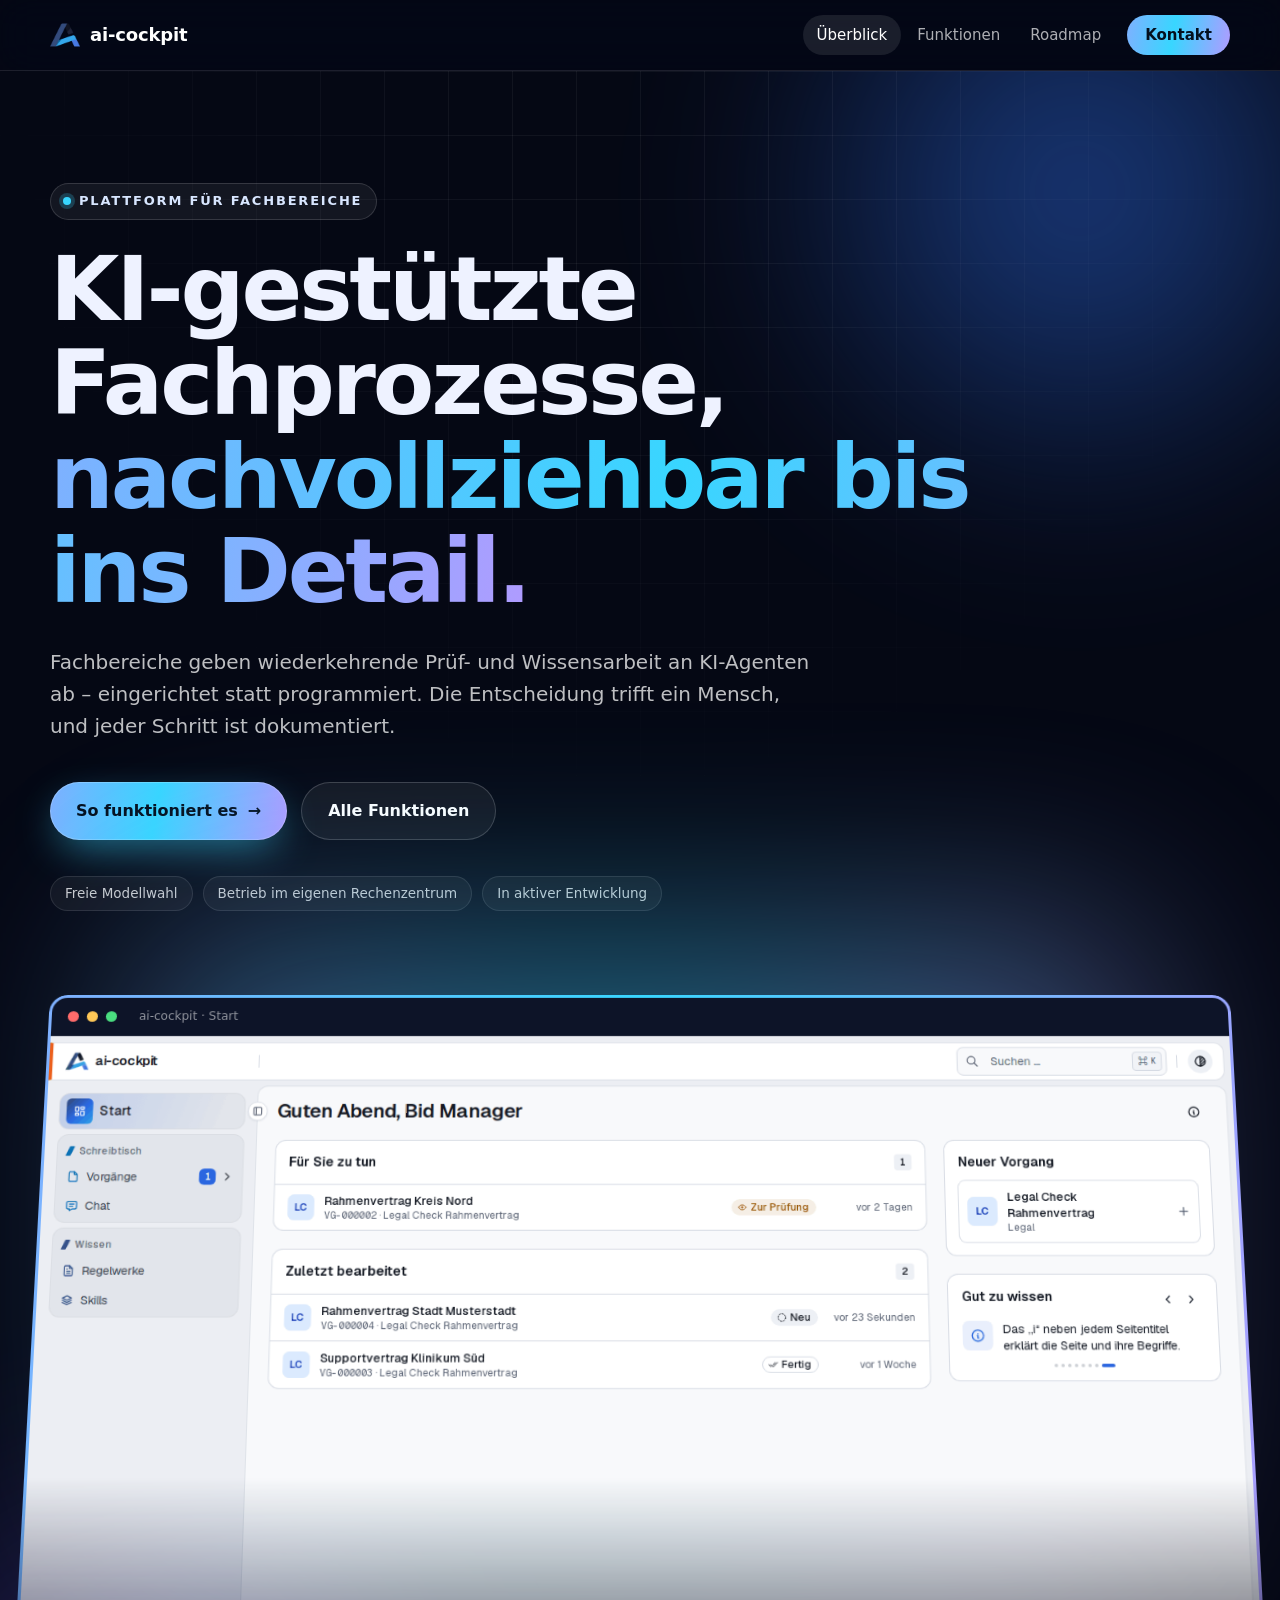
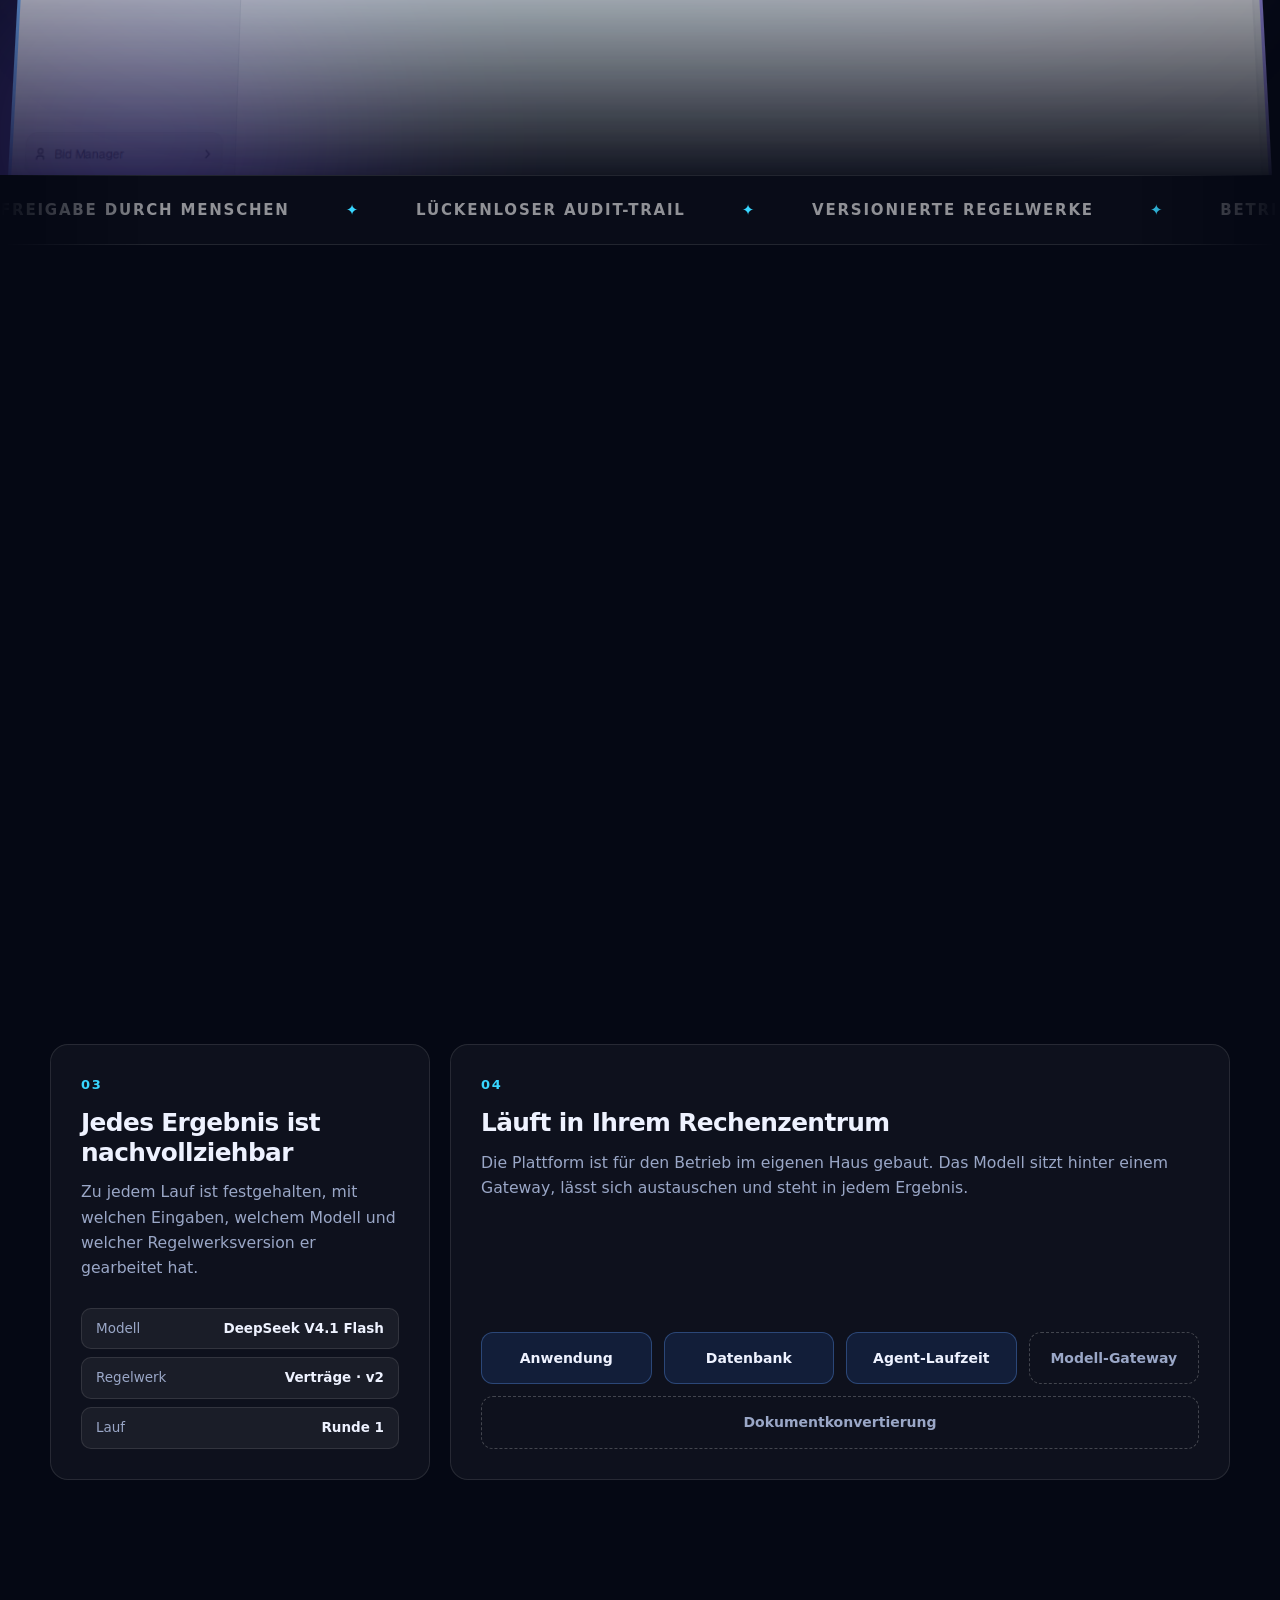
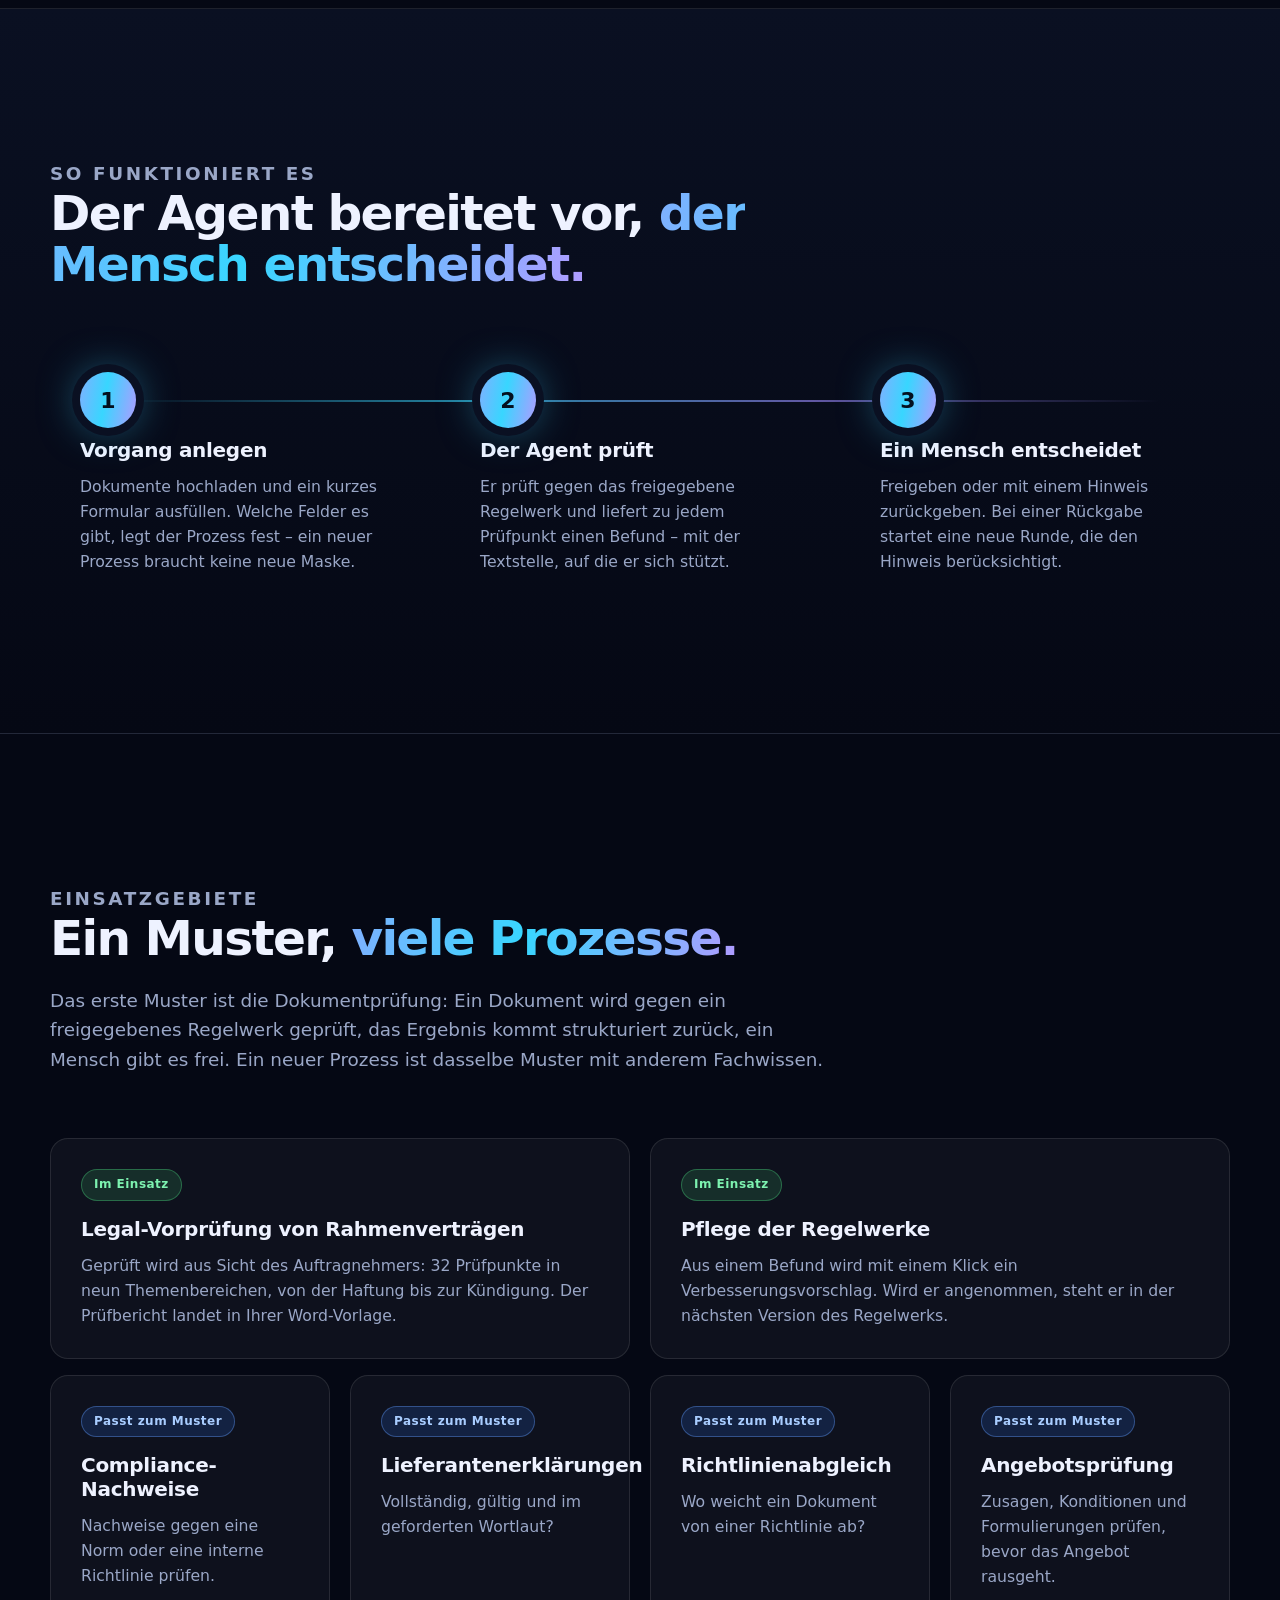
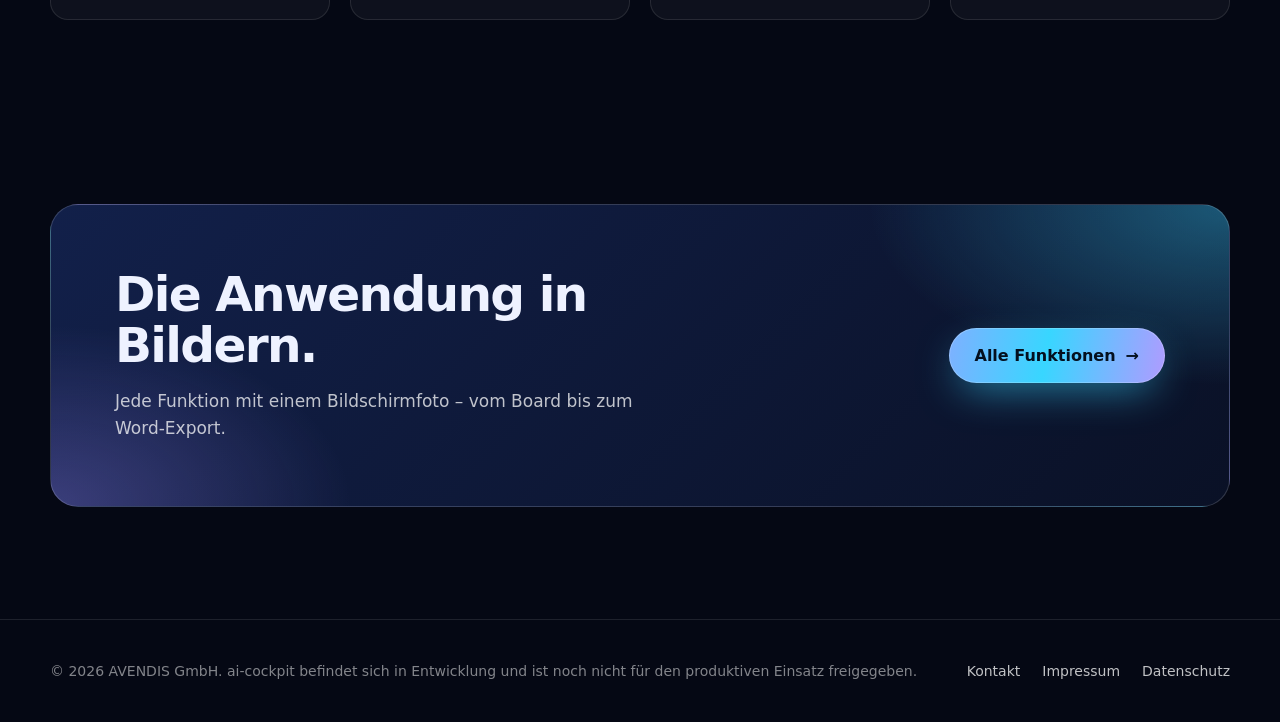
<file: index.html>
<!doctype html>
<html lang="de">
  <head>
    <meta charset="utf-8" />
    <meta name="viewport" content="width=device-width, initial-scale=1" />
    <title>ai-cockpit – KI-gestützte Fachprozesse, nachvollziehbar bis ins Detail</title>
    <meta name="description" content="ai-cockpit ist eine Plattform für KI-gestützte Fachprozesse: Agenten bereiten vor, Menschen entscheiden, jeder Schritt ist dokumentiert. Freie Modellwahl, Betrieb im eigenen Rechenzentrum." />
    <meta property="og:title" content="ai-cockpit – KI-gestützte Fachprozesse, nachvollziehbar bis ins Detail" />
    <meta property="og:description" content="ai-cockpit ist eine Plattform für KI-gestützte Fachprozesse: Agenten bereiten vor, Menschen entscheiden, jeder Schritt ist dokumentiert. Freie Modellwahl, Betrieb im eigenen Rechenzentrum." />
    <meta property="og:type" content="website" />
    <meta property="og:image" content="assets/img/start.png" />
    <meta name="theme-color" content="#0d1529" />
    <link rel="icon" href="assets/logo.png" />
    <link rel="stylesheet" href="assets/styles.css" />
  </head>
  <body>
    <a class="skip" href="#main">Zum Inhalt</a>
    <header class="site-header">
      <div class="wrap">
        <a class="brand" href="index.html"><img src="assets/logo.png" width="30" height="30" alt="" />ai-cockpit</a>
        <button class="nav-toggle" type="button" aria-expanded="false" aria-controls="nav">Menü</button>
        <nav class="nav" id="nav" aria-label="Hauptnavigation">
          <a href="index.html" aria-current="page">Überblick</a>
          <a href="features.html">Funktionen</a>
          <a href="roadmap.html">Roadmap</a>
          <a class="nav-cta" href="https://avendis.com/kontakt/" rel="noopener">Kontakt</a>
        </nav>
      </div>
    </header>
    <main id="main">
      <section class="hero">
        <div class="grid-lines" aria-hidden="true"></div>
        <div class="wrap">
          <p class="eyebrow">Plattform für Fachbereiche</p>
          <h1>KI-gestützte Fachprozesse, <span class="grad">nachvollziehbar bis ins Detail.</span></h1>
          <p class="lead">
            Fachbereiche geben wiederkehrende Prüf- und Wissensarbeit an KI-Agenten ab – eingerichtet
            statt programmiert. Die Entscheidung trifft ein Mensch, und jeder Schritt ist dokumentiert.
          </p>
          <div class="actions">
            <a class="button primary" href="#so-funktioniert-es">So funktioniert es</a>
            <a class="button ghost" href="features.html">Alle Funktionen</a>
          </div>
          <ul class="hero-note">
            <li>Freie Modellwahl</li>
            <li>Betrieb im eigenen Rechenzentrum</li>
            <li>In aktiver Entwicklung</li>
          </ul>
          <div class="hero-shot">
            <div class="shot">
              <div class="shot-bar" aria-hidden="true"><i></i><i></i><i></i><span>ai-cockpit · Start</span></div>
              <img src="assets/img/start.png" width="1440" height="900" alt="Die Startseite: was auf die angemeldete Person wartet, zuletzt bearbeitete Vorgänge, ein neuer Vorgang und ein Tipp" />
            </div>
          </div>
        </div>
      </section>

      <div class="marquee" aria-hidden="true">
        <ul>
          <li>Freigabe durch Menschen</li><li>Lückenloser Audit-Trail</li><li>Versionierte Regelwerke</li><li>Betrieb im eigenen Haus</li><li>Freie Modellwahl</li><li>Nachvollziehbare Ergebnisse</li><li>Einrichten statt programmieren</li>
          <li>Freigabe durch Menschen</li><li>Lückenloser Audit-Trail</li><li>Versionierte Regelwerke</li><li>Betrieb im eigenen Haus</li><li>Freie Modellwahl</li><li>Nachvollziehbare Ergebnisse</li><li>Einrichten statt programmieren</li>
        </ul>
      </div>

      <section class="section spot">
        <div class="wrap">
          <div class="section-head">
            <p class="eyebrow">Warum ai-cockpit</p>
            <h2>Nicht einfach einen Agenten bauen – <span class="grad">einen Prozess betreiben, für den Sie geradestehen können.</span></h2>
          </div>
          <div class="bento">
            <article class="card">
              <span class="index">01</span>
              <h3>Jede Entscheidung ist begründet</h3>
              <p>Freigeben, zurückgeben, zurückziehen: Wer entscheidet, schreibt eine Begründung. Sie wird mit Name und Zeitpunkt gespeichert.</p>
              <div class="visual" aria-hidden="true">
                <div class="quote">„Geprüft, keine Einwände.“<small>Begründung mit Name und Zeitpunkt</small></div>
              </div>
            </article>
            <article class="card">
              <span class="index">02</span>
              <h3>Wissen wird gepflegt, nicht versteckt</h3>
              <p>Die Regeln, nach denen geprüft wird, stehen in versionierten Regelwerken – nicht in einem Prompt. Wirksam ist nur, was freigegeben wurde.</p>
              <div class="visual" aria-hidden="true">
                <span class="chip">Version 1</span><span class="chip arrow">→</span><span class="chip on">Version 2</span>
              </div>
            </article>
            <article class="card">
              <span class="index">03</span>
              <h3>Jedes Ergebnis ist nachvollziehbar</h3>
              <p>Zu jedem Lauf ist festgehalten, mit welchen Eingaben, welchem Modell und welcher Regelwerksversion er gearbeitet hat.</p>
              <div class="visual" aria-hidden="true">
                <dl class="kv">
                  <div><dt>Modell</dt><dd>DeepSeek V4.1 Flash</dd></div>
                  <div><dt>Regelwerk</dt><dd>Verträge · v2</dd></div>
                  <div><dt>Lauf</dt><dd>Runde 1</dd></div>
                </dl>
              </div>
            </article>
            <article class="card">
              <span class="index">04</span>
              <h3>Läuft in Ihrem Rechenzentrum</h3>
              <p>Die Plattform ist für den Betrieb im eigenen Haus gebaut. Das Modell sitzt hinter einem Gateway, lässt sich austauschen und steht in jedem Ergebnis.</p>
              <div class="visual" aria-hidden="true">
                <div class="nodes"><span>Anwendung</span><span>Datenbank</span><span>Agent-Laufzeit</span><span class="out">Modell-Gateway</span><span class="out">Dokumentkonvertierung</span></div>
              </div>
            </article>
          </div>
        </div>
      </section>

      <section class="section white" id="so-funktioniert-es">
        <div class="wrap">
          <div class="section-head">
            <p class="eyebrow">So funktioniert es</p>
            <h2>Der Agent bereitet vor, <span class="grad">der Mensch entscheidet.</span></h2>
          </div>
          <div class="grid three steps">
            <article class="card">
              <h3>Vorgang anlegen</h3>
              <p>Dokumente hochladen und ein kurzes Formular ausfüllen. Welche Felder es gibt, legt der Prozess fest – ein neuer Prozess braucht keine neue Maske.</p>
            </article>
            <article class="card">
              <h3>Der Agent prüft</h3>
              <p>Er prüft gegen das freigegebene Regelwerk und liefert zu jedem Prüfpunkt einen Befund – mit der Textstelle, auf die er sich stützt.</p>
            </article>
            <article class="card">
              <h3>Ein Mensch entscheidet</h3>
              <p>Freigeben oder mit einem Hinweis zurückgeben. Bei einer Rückgabe startet eine neue Runde, die den Hinweis berücksichtigt.</p>
            </article>
          </div>
        </div>
      </section>

      <section class="section">
        <div class="wrap">
          <div class="section-head">
            <p class="eyebrow">Einsatzgebiete</p>
            <h2>Ein Muster, <span class="grad">viele Prozesse.</span></h2>
            <p>Das erste Muster ist die Dokumentprüfung: Ein Dokument wird gegen ein freigegebenes Regelwerk geprüft, das Ergebnis kommt strukturiert zurück, ein Mensch gibt es frei. Ein neuer Prozess ist dasselbe Muster mit anderem Fachwissen.</p>
          </div>
          <div class="grid two">
            <article class="card">
              <span class="tag live">Im Einsatz</span>
              <h3>Legal-Vorprüfung von Rahmenverträgen</h3>
              <p>Geprüft wird aus Sicht des Auftragnehmers: 32 Prüfpunkte in neun Themenbereichen, von der Haftung bis zur Kündigung. Der Prüfbericht landet in Ihrer Word-Vorlage.</p>
            </article>
            <article class="card">
              <span class="tag live">Im Einsatz</span>
              <h3>Pflege der Regelwerke</h3>
              <p>Aus einem Befund wird mit einem Klick ein Verbesserungsvorschlag. Wird er angenommen, steht er in der nächsten Version des Regelwerks.</p>
            </article>
          </div>
          <div class="grid four">
            <article class="card"><span class="tag fits">Passt zum Muster</span><h3>Compliance-Nachweise</h3><p>Nachweise gegen eine Norm oder eine interne Richtlinie prüfen.</p></article>
            <article class="card"><span class="tag fits">Passt zum Muster</span><h3>Lieferantenerklärungen</h3><p>Vollständig, gültig und im geforderten Wortlaut?</p></article>
            <article class="card"><span class="tag fits">Passt zum Muster</span><h3>Richtlinienabgleich</h3><p>Wo weicht ein Dokument von einer Richtlinie ab?</p></article>
            <article class="card"><span class="tag fits">Passt zum Muster</span><h3>Angebotsprüfung</h3><p>Zusagen, Konditionen und Formulierungen prüfen, bevor das Angebot rausgeht.</p></article>
          </div>
        </div>
      </section>

      <section class="band">
        <div class="wrap">
          <div>
            <h2>Die Anwendung in Bildern.</h2>
            <p>Jede Funktion mit einem Bildschirmfoto – vom Board bis zum Word-Export.</p>
          </div>
          <a class="button primary" href="features.html">Alle Funktionen</a>
        </div>
      </section>
    </main>
    <footer class="site-footer">
      <div class="wrap">
        <span>© 2026 AVENDIS GmbH. ai-cockpit befindet sich in Entwicklung und ist noch nicht für den produktiven Einsatz freigegeben.</span>
        <nav aria-label="Fußzeile">
          <a href="https://avendis.com/kontakt/" rel="noopener">Kontakt</a>
          <a href="https://avendis.com/impressum/" rel="noopener">Impressum</a>
          <a href="privacy.html">Datenschutz</a>
        </nav>
      </div>
    </footer>
    <script src="assets/site.js" defer></script>
  </body>
</html>
</file>
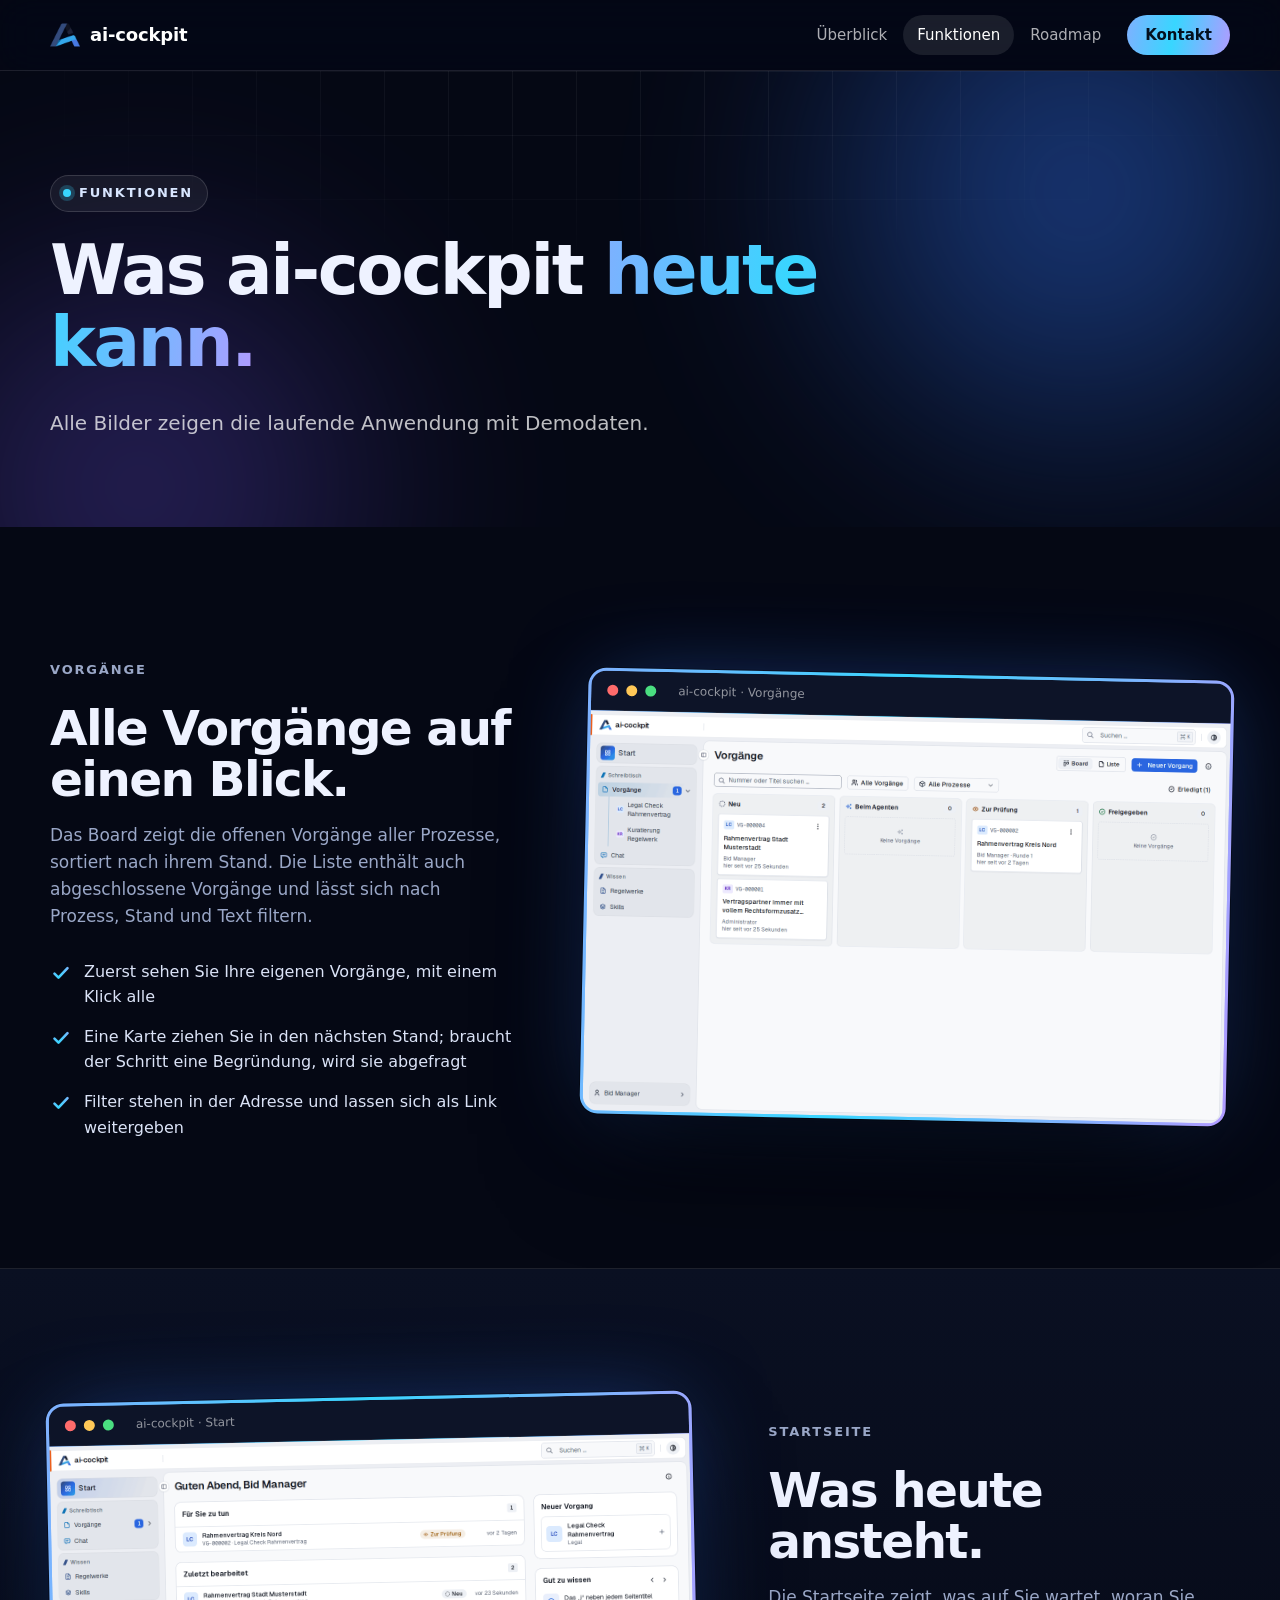
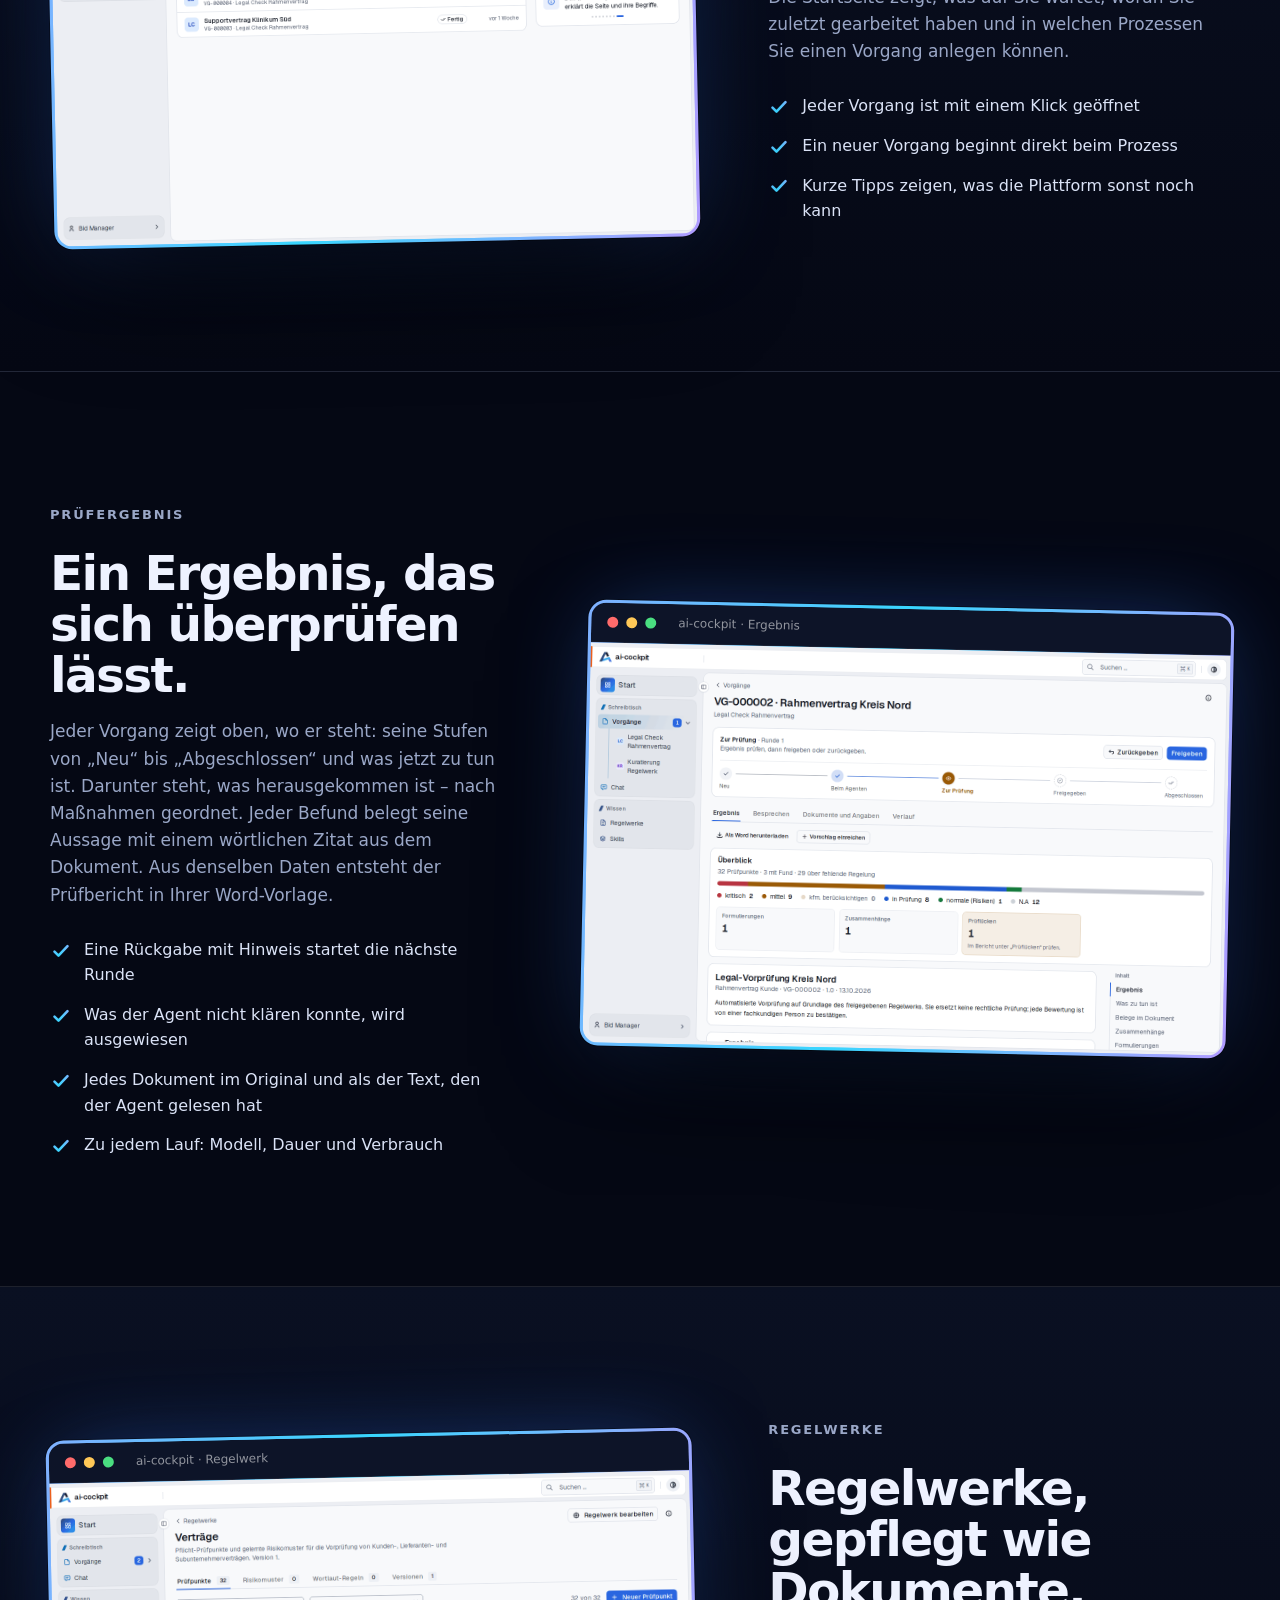
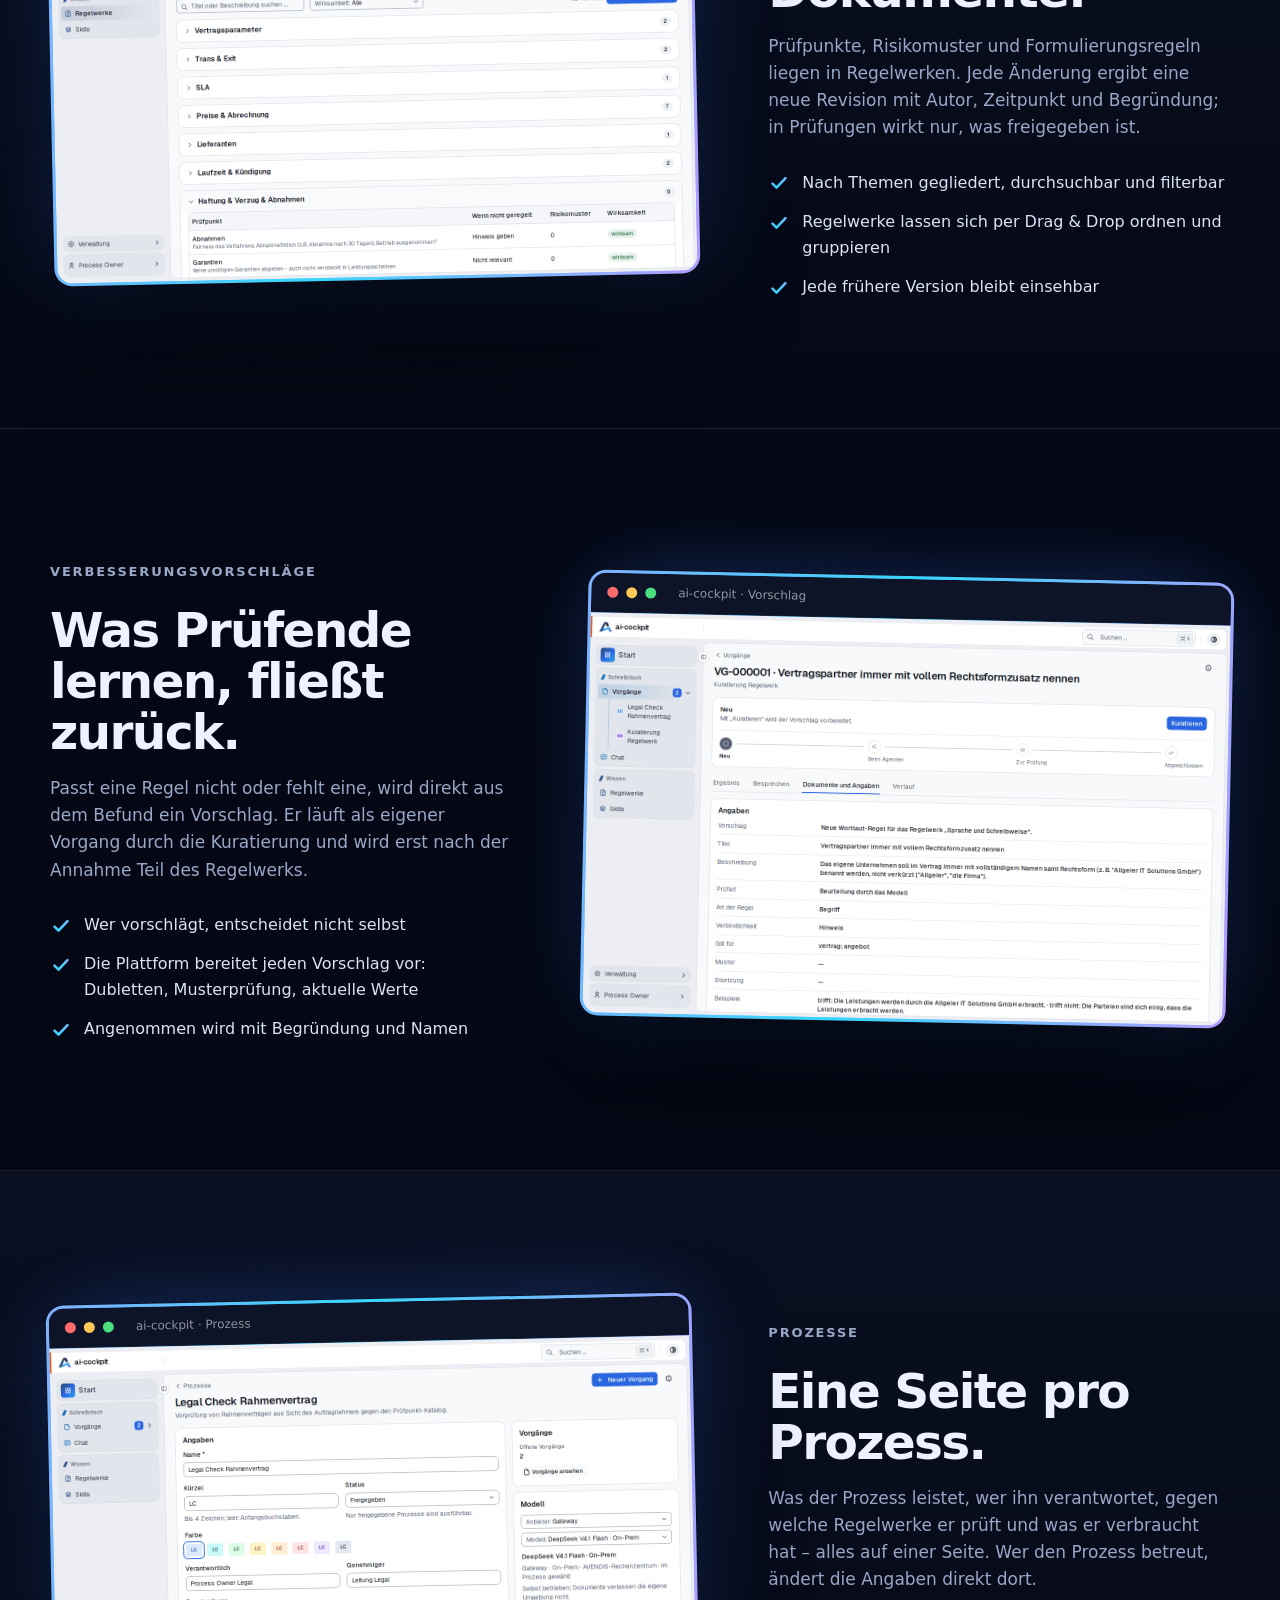
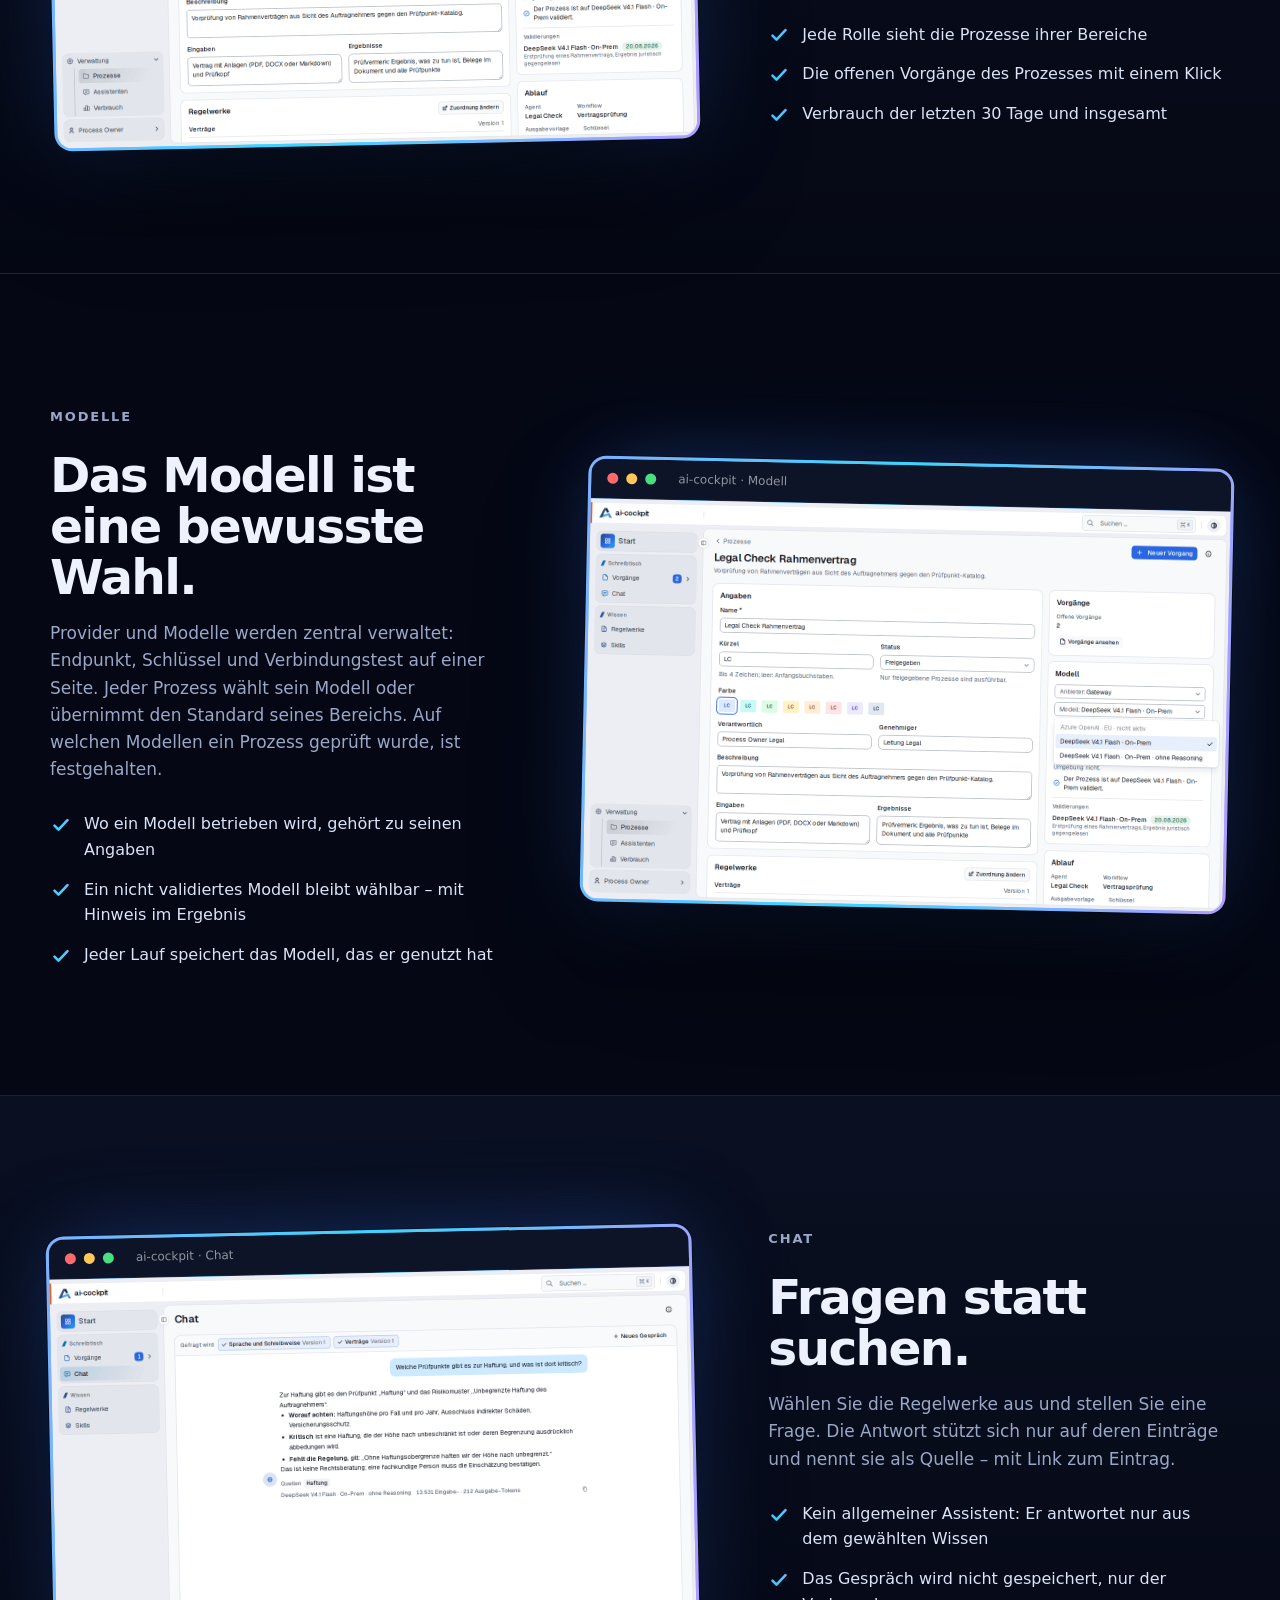
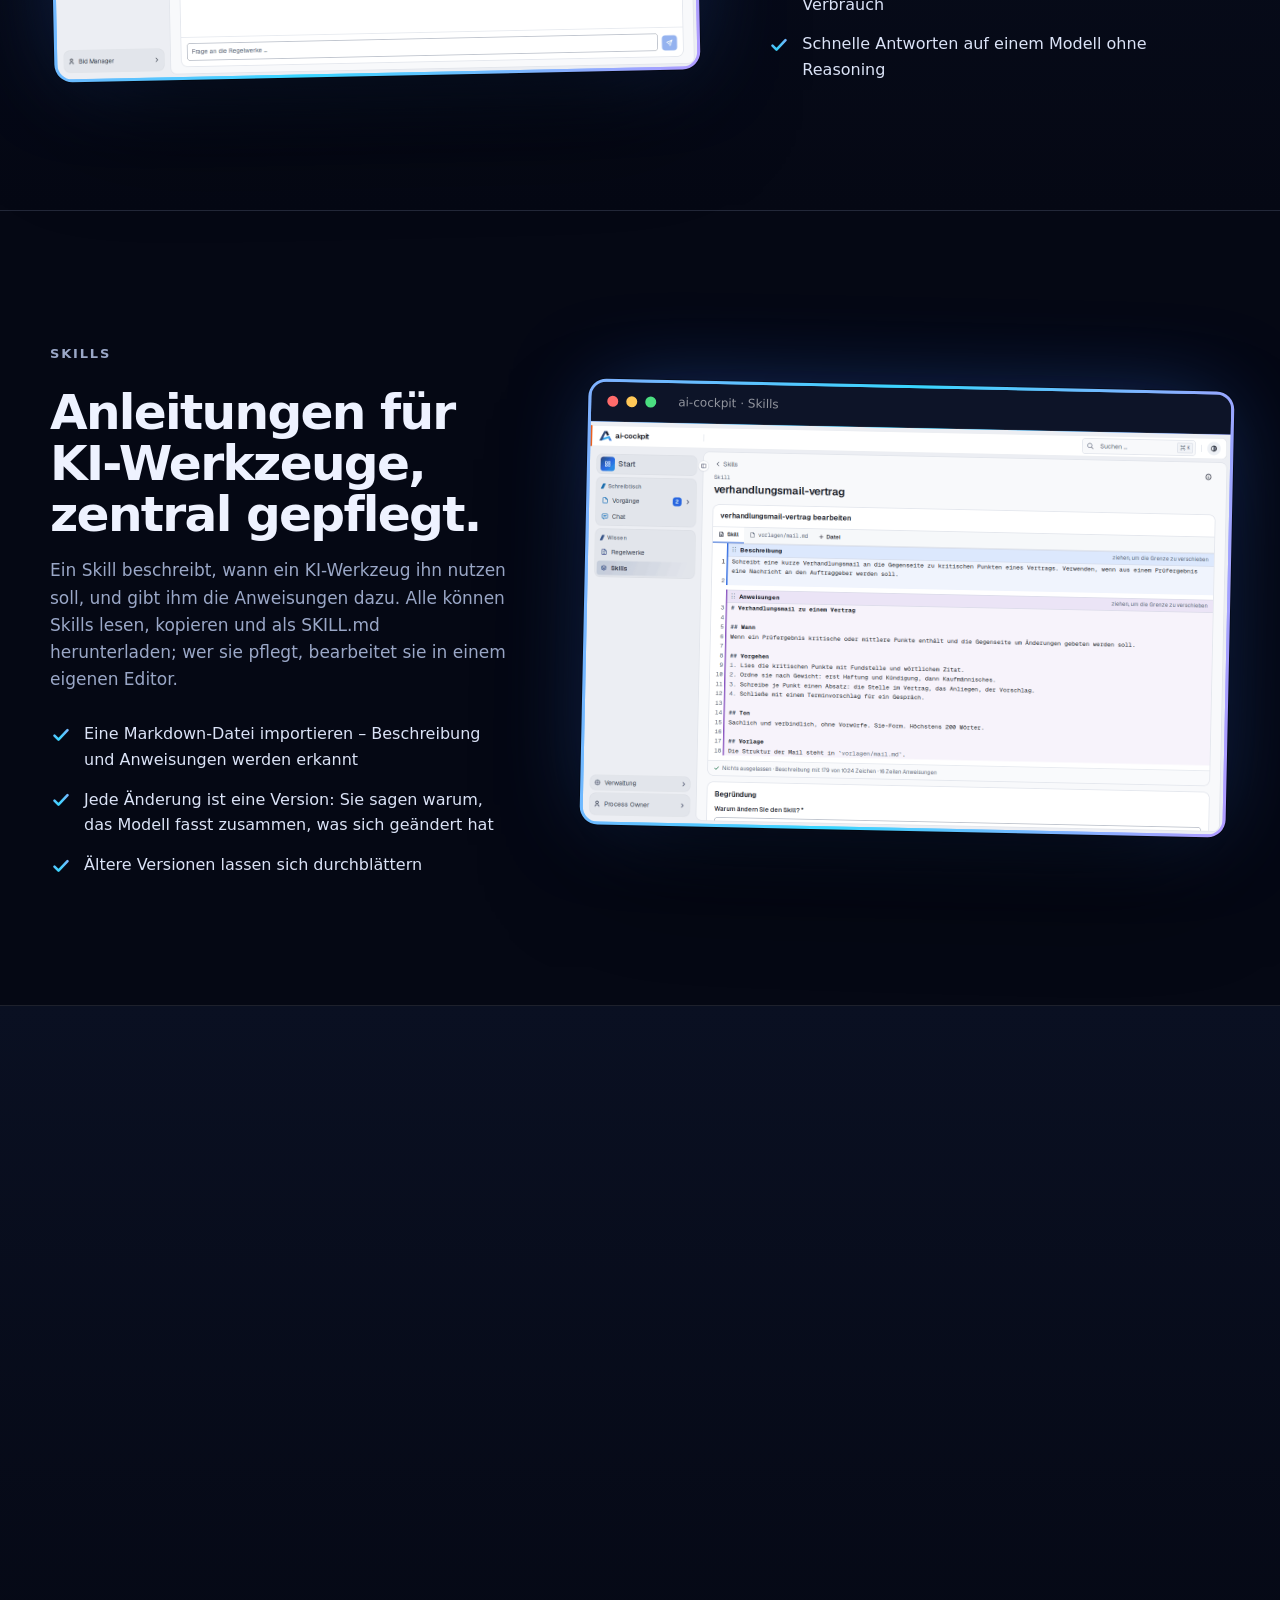
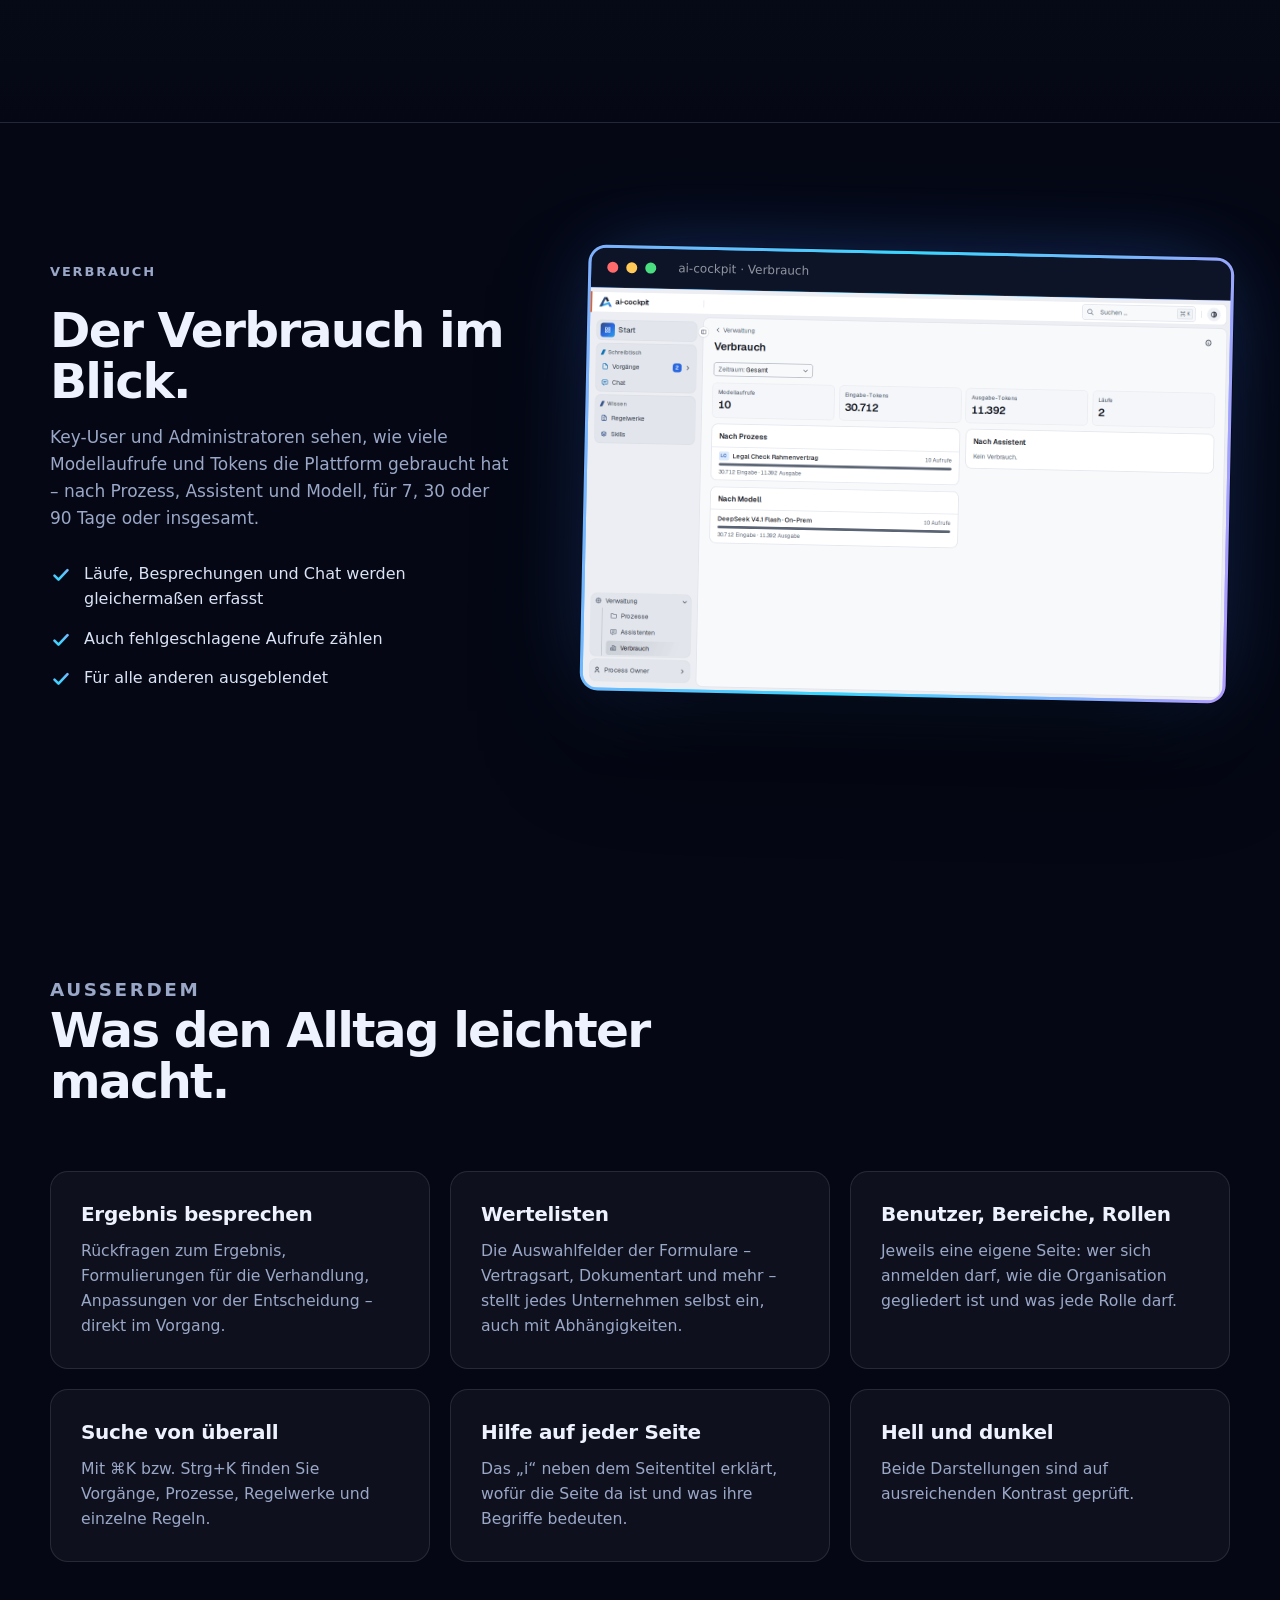
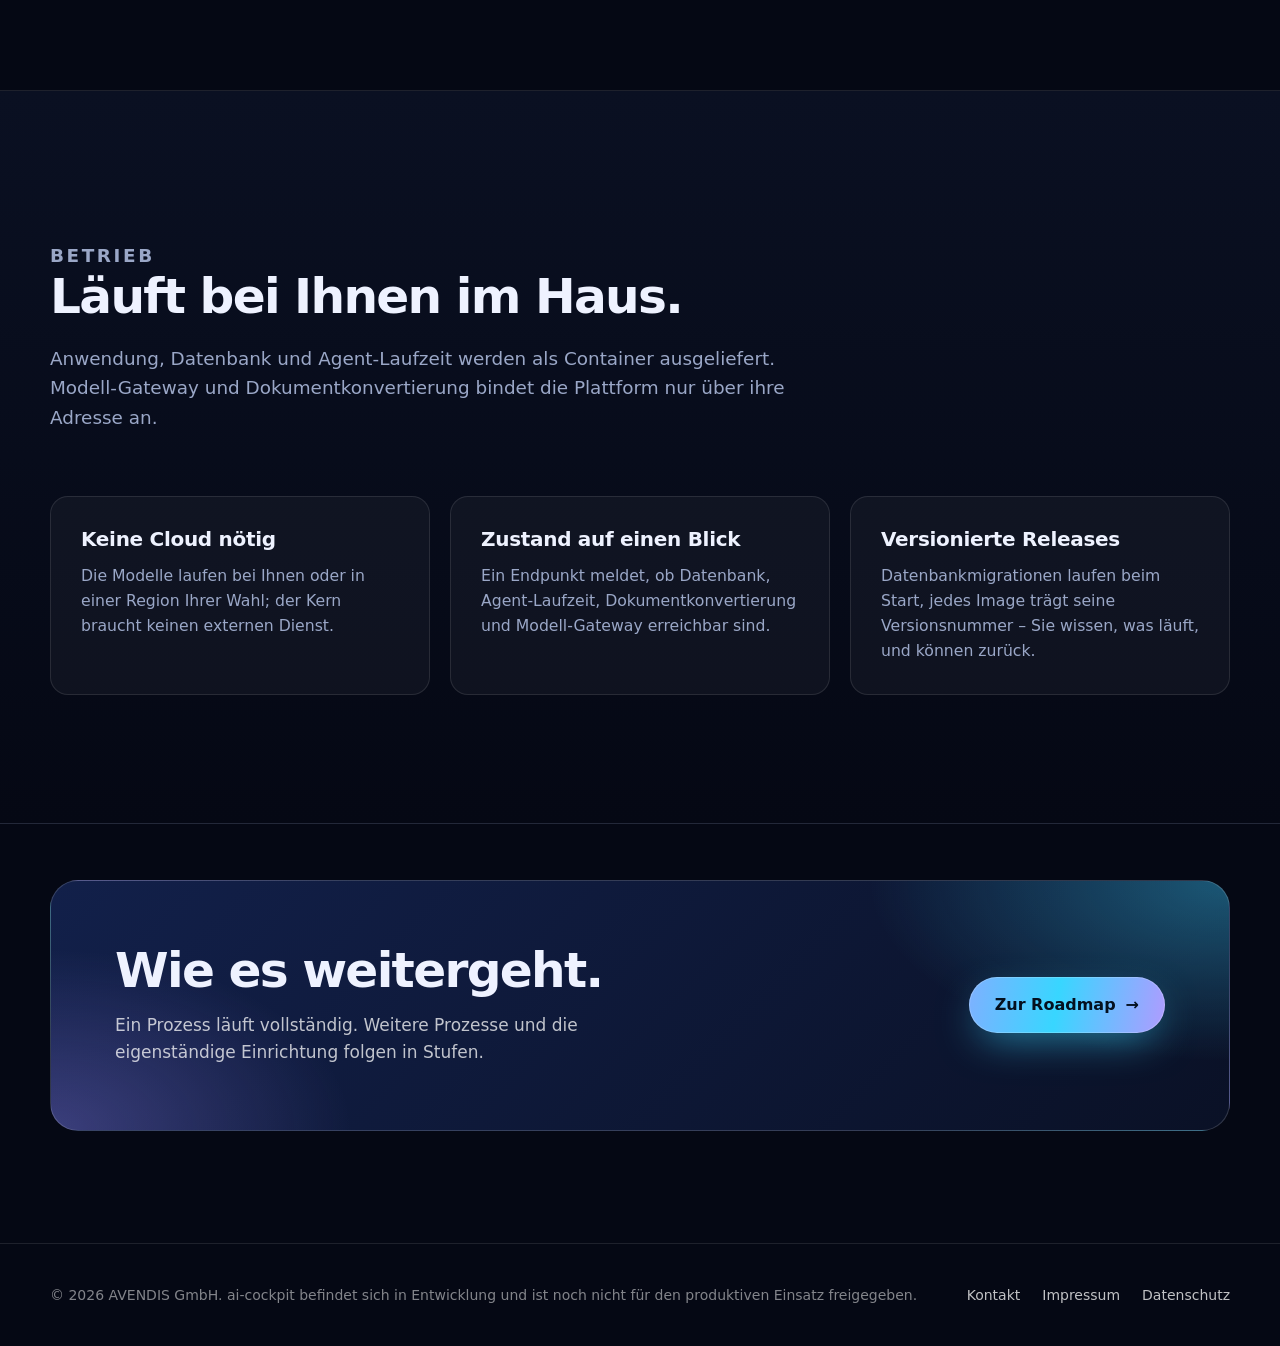
<file: features.html>
<!doctype html>
<html lang="de">
  <head>
    <meta charset="utf-8" />
    <meta name="viewport" content="width=device-width, initial-scale=1" />
    <title>Funktionen – ai-cockpit</title>
    <meta name="description" content="Was ai-cockpit heute kann: Vorgänge, Prüfergebnis, Regelwerke, Vorschläge, Prozesse, Modelle, Chat, Skills, Verlauf und Verbrauch." />
    <meta property="og:title" content="Funktionen – ai-cockpit" />
    <meta property="og:description" content="Was ai-cockpit heute kann: Vorgänge, Prüfergebnis, Regelwerke, Vorschläge, Prozesse, Modelle, Chat, Skills, Verlauf und Verbrauch." />
    <meta property="og:type" content="website" />
    <meta property="og:image" content="assets/img/result.png" />
    <meta name="theme-color" content="#0d1529" />
    <link rel="icon" href="assets/logo.png" />
    <link rel="stylesheet" href="assets/styles.css" />
  </head>
  <body>
    <a class="skip" href="#main">Zum Inhalt</a>
    <header class="site-header">
      <div class="wrap">
        <a class="brand" href="index.html"><img src="assets/logo.png" width="30" height="30" alt="" />ai-cockpit</a>
        <button class="nav-toggle" type="button" aria-expanded="false" aria-controls="nav">Menü</button>
        <nav class="nav" id="nav" aria-label="Hauptnavigation">
          <a href="index.html">Überblick</a>
          <a href="features.html" aria-current="page">Funktionen</a>
          <a href="roadmap.html">Roadmap</a>
          <a class="nav-cta" href="https://avendis.com/kontakt/" rel="noopener">Kontakt</a>
        </nav>
      </div>
    </header>
    <main id="main">
      <section class="hero compact">
        <div class="grid-lines" aria-hidden="true"></div>
        <div class="wrap">
          <p class="eyebrow">Funktionen</p>
          <h1>Was ai-cockpit <span class="grad">heute kann.</span></h1>
          <p class="lead">Alle Bilder zeigen die laufende Anwendung mit Demodaten.</p>
        </div>
      </section>

      <section class="section">
        <div class="wrap split">
          <div>
            <p class="eyebrow">Vorgänge</p>
            <h2>Alle Vorgänge auf einen Blick.</h2>
            <p>Das Board zeigt die offenen Vorgänge aller Prozesse, sortiert nach ihrem Stand. Die Liste enthält auch abgeschlossene Vorgänge und lässt sich nach Prozess, Stand und Text filtern.</p>
            <ul class="checks">
              <li>Zuerst sehen Sie Ihre eigenen Vorgänge, mit einem Klick alle</li>
              <li>Eine Karte ziehen Sie in den nächsten Stand; braucht der Schritt eine Begründung, wird sie abgefragt</li>
              <li>Filter stehen in der Adresse und lassen sich als Link weitergeben</li>
            </ul>
          </div>
          <figure>
            <div class="shot">
              <div class="shot-bar" aria-hidden="true"><i></i><i></i><i></i><span>ai-cockpit · Vorgänge</span></div>
              <img src="assets/img/board.png" width="1440" height="900" loading="lazy" alt="Das Board: offene Vorgänge aller Prozesse in den Spalten Neu, Beim Agenten, Zur Prüfung und Freigegeben" />
            </div>
          </figure>
        </div>
      </section>

      <section class="section white">
        <div class="wrap split reverse">
          <div>
            <p class="eyebrow">Startseite</p>
            <h2>Was heute ansteht.</h2>
            <p>Die Startseite zeigt, was auf Sie wartet, woran Sie zuletzt gearbeitet haben und in welchen Prozessen Sie einen Vorgang anlegen können.</p>
            <ul class="checks">
              <li>Jeder Vorgang ist mit einem Klick geöffnet</li>
              <li>Ein neuer Vorgang beginnt direkt beim Prozess</li>
              <li>Kurze Tipps zeigen, was die Plattform sonst noch kann</li>
            </ul>
          </div>
          <figure>
            <div class="shot">
              <div class="shot-bar" aria-hidden="true"><i></i><i></i><i></i><span>ai-cockpit · Start</span></div>
              <img src="assets/img/start.png" width="1440" height="900" loading="lazy" alt="Die Startseite mit den wartenden und zuletzt bearbeiteten Vorgängen" />
            </div>
          </figure>
        </div>
      </section>

      <section class="section">
        <div class="wrap split">
          <div>
            <p class="eyebrow">Prüfergebnis</p>
            <h2>Ein Ergebnis, das sich überprüfen lässt.</h2>
            <p>Jeder Vorgang zeigt oben, wo er steht: seine Stufen von „Neu“ bis „Abgeschlossen“ und was jetzt zu tun ist. Darunter steht, was herausgekommen ist – nach Maßnahmen geordnet. Jeder Befund belegt seine Aussage mit einem wörtlichen Zitat aus dem Dokument. Aus denselben Daten entsteht der Prüfbericht in Ihrer Word-Vorlage.</p>
            <ul class="checks">
              <li>Eine Rückgabe mit Hinweis startet die nächste Runde</li>
              <li>Was der Agent nicht klären konnte, wird ausgewiesen</li>
              <li>Jedes Dokument im Original und als der Text, den der Agent gelesen hat</li>
              <li>Zu jedem Lauf: Modell, Dauer und Verbrauch</li>
            </ul>
          </div>
          <figure>
            <div class="shot">
              <div class="shot-bar" aria-hidden="true"><i></i><i></i><i></i><span>ai-cockpit · Ergebnis</span></div>
              <img src="assets/img/result.png" width="1440" height="900" loading="lazy" alt="Ein Vorgang: oben sein Stand mit den Stufen, darunter das Prüfergebnis" />
            </div>
          </figure>
        </div>
      </section>

      <section class="section white">
        <div class="wrap split reverse">
          <div>
            <p class="eyebrow">Regelwerke</p>
            <h2>Regelwerke, gepflegt wie Dokumente.</h2>
            <p>Prüfpunkte, Risikomuster und Formulierungsregeln liegen in Regelwerken. Jede Änderung ergibt eine neue Revision mit Autor, Zeitpunkt und Begründung; in Prüfungen wirkt nur, was freigegeben ist.</p>
            <ul class="checks">
              <li>Nach Themen gegliedert, durchsuchbar und filterbar</li>
              <li>Regelwerke lassen sich per Drag &amp; Drop ordnen und gruppieren</li>
              <li>Jede frühere Version bleibt einsehbar</li>
            </ul>
          </div>
          <figure>
            <div class="shot">
              <div class="shot-bar" aria-hidden="true"><i></i><i></i><i></i><span>ai-cockpit · Regelwerk</span></div>
              <img src="assets/img/ruleset.png" width="1440" height="900" loading="lazy" alt="Ein Regelwerk mit seinen Prüfpunkten nach Themen, ein Thema aufgeklappt" />
            </div>
          </figure>
        </div>
      </section>

      <section class="section">
        <div class="wrap split">
          <div>
            <p class="eyebrow">Verbesserungsvorschläge</p>
            <h2>Was Prüfende lernen, fließt zurück.</h2>
            <p>Passt eine Regel nicht oder fehlt eine, wird direkt aus dem Befund ein Vorschlag. Er läuft als eigener Vorgang durch die Kuratierung und wird erst nach der Annahme Teil des Regelwerks.</p>
            <ul class="checks">
              <li>Wer vorschlägt, entscheidet nicht selbst</li>
              <li>Die Plattform bereitet jeden Vorschlag vor: Dubletten, Musterprüfung, aktuelle Werte</li>
              <li>Angenommen wird mit Begründung und Namen</li>
            </ul>
          </div>
          <figure>
            <div class="shot">
              <div class="shot-bar" aria-hidden="true"><i></i><i></i><i></i><span>ai-cockpit · Vorschlag</span></div>
              <img src="assets/img/proposal.png" width="1440" height="900" loading="lazy" alt="Ein Verbesserungsvorschlag in der Kuratierung, vorbereitet für die Entscheidung" />
            </div>
          </figure>
        </div>
      </section>

      <section class="section white">
        <div class="wrap split reverse">
          <div>
            <p class="eyebrow">Prozesse</p>
            <h2>Eine Seite pro Prozess.</h2>
            <p>Was der Prozess leistet, wer ihn verantwortet, gegen welche Regelwerke er prüft und was er verbraucht hat – alles auf einer Seite. Wer den Prozess betreut, ändert die Angaben direkt dort.</p>
            <ul class="checks">
              <li>Jede Rolle sieht die Prozesse ihrer Bereiche</li>
              <li>Die offenen Vorgänge des Prozesses mit einem Klick</li>
              <li>Verbrauch der letzten 30 Tage und insgesamt</li>
            </ul>
          </div>
          <figure>
            <div class="shot">
              <div class="shot-bar" aria-hidden="true"><i></i><i></i><i></i><span>ai-cockpit · Prozess</span></div>
              <img src="assets/img/process.png" width="1440" height="900" loading="lazy" alt="Die Seite eines Prozesses: Angaben, Regelwerke, Verbrauch, offene Vorgänge, Modell und Ablauf" />
            </div>
          </figure>
        </div>
      </section>

      <section class="section">
        <div class="wrap split">
          <div>
            <p class="eyebrow">Modelle</p>
            <h2>Das Modell ist eine bewusste Wahl.</h2>
            <p>Provider und Modelle werden zentral verwaltet: Endpunkt, Schlüssel und Verbindungstest auf einer Seite. Jeder Prozess wählt sein Modell oder übernimmt den Standard seines Bereichs. Auf welchen Modellen ein Prozess geprüft wurde, ist festgehalten.</p>
            <ul class="checks">
              <li>Wo ein Modell betrieben wird, gehört zu seinen Angaben</li>
              <li>Ein nicht validiertes Modell bleibt wählbar – mit Hinweis im Ergebnis</li>
              <li>Jeder Lauf speichert das Modell, das er genutzt hat</li>
            </ul>
          </div>
          <figure>
            <div class="shot">
              <div class="shot-bar" aria-hidden="true"><i></i><i></i><i></i><span>ai-cockpit · Modell</span></div>
              <img src="assets/img/model.png" width="1440" height="900" loading="lazy" alt="Die Modellwahl eines Prozesses: erst der Provider, dann eines seiner Modelle" />
            </div>
          </figure>
        </div>
      </section>

      <section class="section white">
        <div class="wrap split reverse">
          <div>
            <p class="eyebrow">Chat</p>
            <h2>Fragen statt suchen.</h2>
            <p>Wählen Sie die Regelwerke aus und stellen Sie eine Frage. Die Antwort stützt sich nur auf deren Einträge und nennt sie als Quelle – mit Link zum Eintrag.</p>
            <ul class="checks">
              <li>Kein allgemeiner Assistent: Er antwortet nur aus dem gewählten Wissen</li>
              <li>Das Gespräch wird nicht gespeichert, nur der Verbrauch</li>
              <li>Schnelle Antworten auf einem Modell ohne Reasoning</li>
            </ul>
          </div>
          <figure>
            <div class="shot">
              <div class="shot-bar" aria-hidden="true"><i></i><i></i><i></i><span>ai-cockpit · Chat</span></div>
              <img src="assets/img/chat.png" width="1440" height="900" loading="lazy" alt="Der Chat: zwei Regelwerke ausgewählt, eine Frage und eine Antwort mit dem Eintrag als Quelle" />
            </div>
          </figure>
        </div>
      </section>

      <section class="section">
        <div class="wrap split">
          <div>
            <p class="eyebrow">Skills</p>
            <h2>Anleitungen für KI-Werkzeuge, zentral gepflegt.</h2>
            <p>Ein Skill beschreibt, wann ein KI-Werkzeug ihn nutzen soll, und gibt ihm die Anweisungen dazu. Alle können Skills lesen, kopieren und als SKILL.md herunterladen; wer sie pflegt, bearbeitet sie in einem eigenen Editor.</p>
            <ul class="checks">
              <li>Eine Markdown-Datei importieren – Beschreibung und Anweisungen werden erkannt</li>
              <li>Jede Änderung ist eine Version: Sie sagen warum, das Modell fasst zusammen, was sich geändert hat</li>
              <li>Ältere Versionen lassen sich durchblättern</li>
            </ul>
          </div>
          <figure>
            <div class="shot">
              <div class="shot-bar" aria-hidden="true"><i></i><i></i><i></i><span>ai-cockpit · Skills</span></div>
              <img src="assets/img/skill-editor.png" width="1440" height="900" loading="lazy" alt="Der Editor eines Skills: Beschreibung und Anweisungen in einem Text, farblich getrennt" />
            </div>
          </figure>
        </div>
      </section>

      <section class="section white">
        <div class="wrap split reverse">
          <div>
            <p class="eyebrow">Verlauf</p>
            <h2>Jeder Schritt ist dokumentiert.</h2>
            <p>Der Verlauf eines Vorgangs zeigt jeden Statuswechsel mit Person, Zeitpunkt und Begründung, dazu jeden Lauf des Agenten. Einträge lassen sich weder ändern noch löschen – das verhindert die Datenbank selbst.</p>
            <ul class="checks">
              <li>Rollen je Bereich: bearbeiten, konfigurieren, verwalten</li>
              <li>Wer in einem Bereich keine Rolle hat, sieht dessen Vorgänge nicht</li>
              <li>Jeder Statuswechsel wird auf dem Server geprüft</li>
            </ul>
          </div>
          <figure>
            <div class="shot">
              <div class="shot-bar" aria-hidden="true"><i></i><i></i><i></i><span>ai-cockpit · Verlauf</span></div>
              <img src="assets/img/audit.png" width="1440" height="900" loading="lazy" alt="Der Verlauf eines Vorgangs: Läufe und Statuswechsel als Zeitleiste" />
            </div>
          </figure>
        </div>
      </section>

      <section class="section">
        <div class="wrap split">
          <div>
            <p class="eyebrow">Verbrauch</p>
            <h2>Der Verbrauch im Blick.</h2>
            <p>Key-User und Administratoren sehen, wie viele Modellaufrufe und Tokens die Plattform gebraucht hat – nach Prozess, Assistent und Modell, für 7, 30 oder 90 Tage oder insgesamt.</p>
            <ul class="checks">
              <li>Läufe, Besprechungen und Chat werden gleichermaßen erfasst</li>
              <li>Auch fehlgeschlagene Aufrufe zählen</li>
              <li>Für alle anderen ausgeblendet</li>
            </ul>
          </div>
          <figure>
            <div class="shot">
              <div class="shot-bar" aria-hidden="true"><i></i><i></i><i></i><span>ai-cockpit · Verbrauch</span></div>
              <img src="assets/img/usage.png" width="1440" height="900" loading="lazy" alt="Der Verbrauch: Modellaufrufe und Tokens nach Prozess, Assistent und Modell" />
            </div>
          </figure>
        </div>
      </section>

      <section class="section">
        <div class="wrap">
          <div class="section-head">
            <p class="eyebrow">Außerdem</p>
            <h2>Was den Alltag leichter macht.</h2>
          </div>
          <div class="grid three">
            <article class="card"><h3>Ergebnis besprechen</h3><p>Rückfragen zum Ergebnis, Formulierungen für die Verhandlung, Anpassungen vor der Entscheidung – direkt im Vorgang.</p></article>
            <article class="card"><h3>Wertelisten</h3><p>Die Auswahlfelder der Formulare – Vertragsart, Dokumentart und mehr – stellt jedes Unternehmen selbst ein, auch mit Abhängigkeiten.</p></article>
            <article class="card"><h3>Benutzer, Bereiche, Rollen</h3><p>Jeweils eine eigene Seite: wer sich anmelden darf, wie die Organisation gegliedert ist und was jede Rolle darf.</p></article>
            <article class="card"><h3>Suche von überall</h3><p>Mit ⌘K bzw. Strg+K finden Sie Vorgänge, Prozesse, Regelwerke und einzelne Regeln.</p></article>
            <article class="card"><h3>Hilfe auf jeder Seite</h3><p>Das „i“ neben dem Seitentitel erklärt, wofür die Seite da ist und was ihre Begriffe bedeuten.</p></article>
            <article class="card"><h3>Hell und dunkel</h3><p>Beide Darstellungen sind auf ausreichenden Kontrast geprüft.</p></article>
          </div>
        </div>
      </section>

      <section class="section white">
        <div class="wrap">
          <div class="section-head">
            <p class="eyebrow">Betrieb</p>
            <h2>Läuft bei Ihnen im Haus.</h2>
            <p>Anwendung, Datenbank und Agent-Laufzeit werden als Container ausgeliefert. Modell-Gateway und Dokumentkonvertierung bindet die Plattform nur über ihre Adresse an.</p>
          </div>
          <div class="grid three">
            <article class="card"><h3>Keine Cloud nötig</h3><p>Die Modelle laufen bei Ihnen oder in einer Region Ihrer Wahl; der Kern braucht keinen externen Dienst.</p></article>
            <article class="card"><h3>Zustand auf einen Blick</h3><p>Ein Endpunkt meldet, ob Datenbank, Agent-Laufzeit, Dokumentkonvertierung und Modell-Gateway erreichbar sind.</p></article>
            <article class="card"><h3>Versionierte Releases</h3><p>Datenbankmigrationen laufen beim Start, jedes Image trägt seine Versionsnummer – Sie wissen, was läuft, und können zurück.</p></article>
          </div>
        </div>
      </section>

      <section class="band">
        <div class="wrap">
          <div>
            <h2>Wie es weitergeht.</h2>
            <p>Ein Prozess läuft vollständig. Weitere Prozesse und die eigenständige Einrichtung folgen in Stufen.</p>
          </div>
          <a class="button primary" href="roadmap.html">Zur Roadmap</a>
        </div>
      </section>
    </main>
    <footer class="site-footer">
      <div class="wrap">
        <span>© 2026 AVENDIS GmbH. ai-cockpit befindet sich in Entwicklung und ist noch nicht für den produktiven Einsatz freigegeben.</span>
        <nav aria-label="Fußzeile">
          <a href="https://avendis.com/kontakt/" rel="noopener">Kontakt</a>
          <a href="https://avendis.com/impressum/" rel="noopener">Impressum</a>
          <a href="privacy.html">Datenschutz</a>
        </nav>
      </div>
    </footer>
    <script src="assets/site.js" defer></script>
  </body>
</html>
</file>
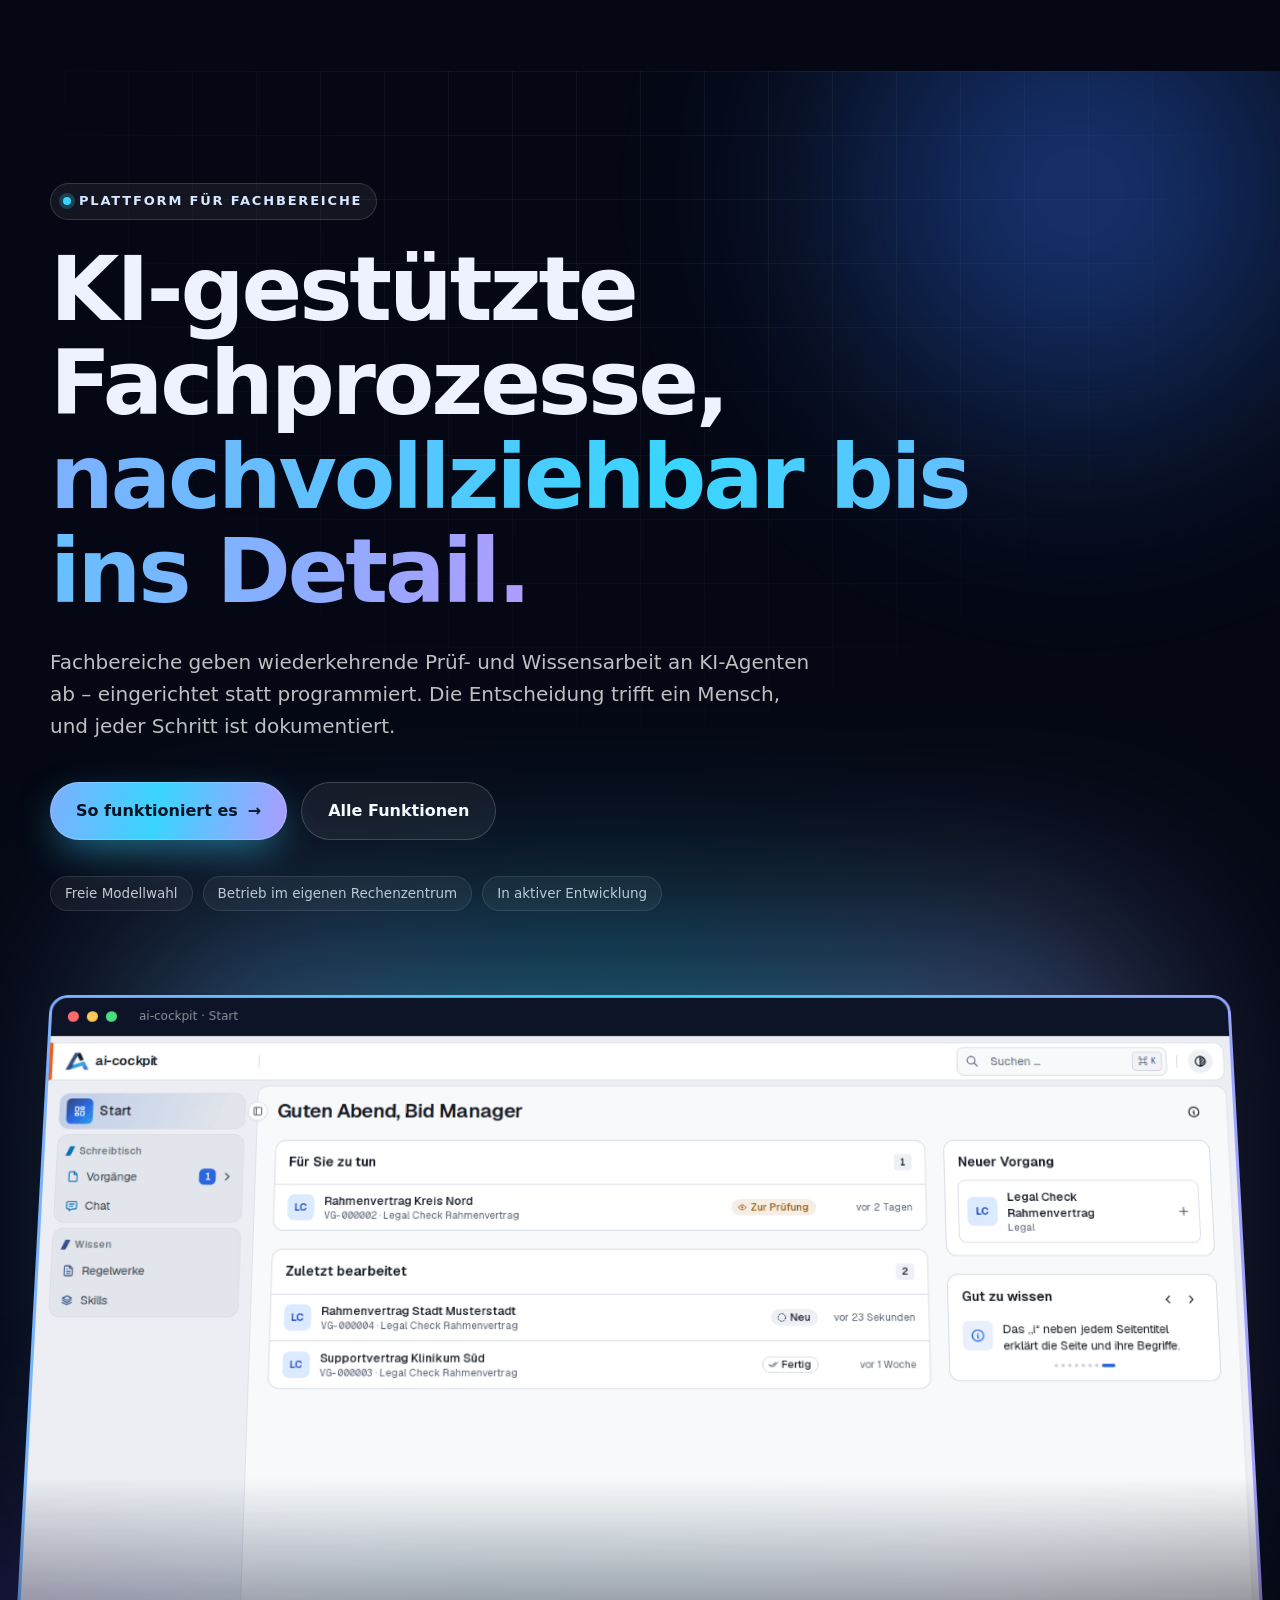
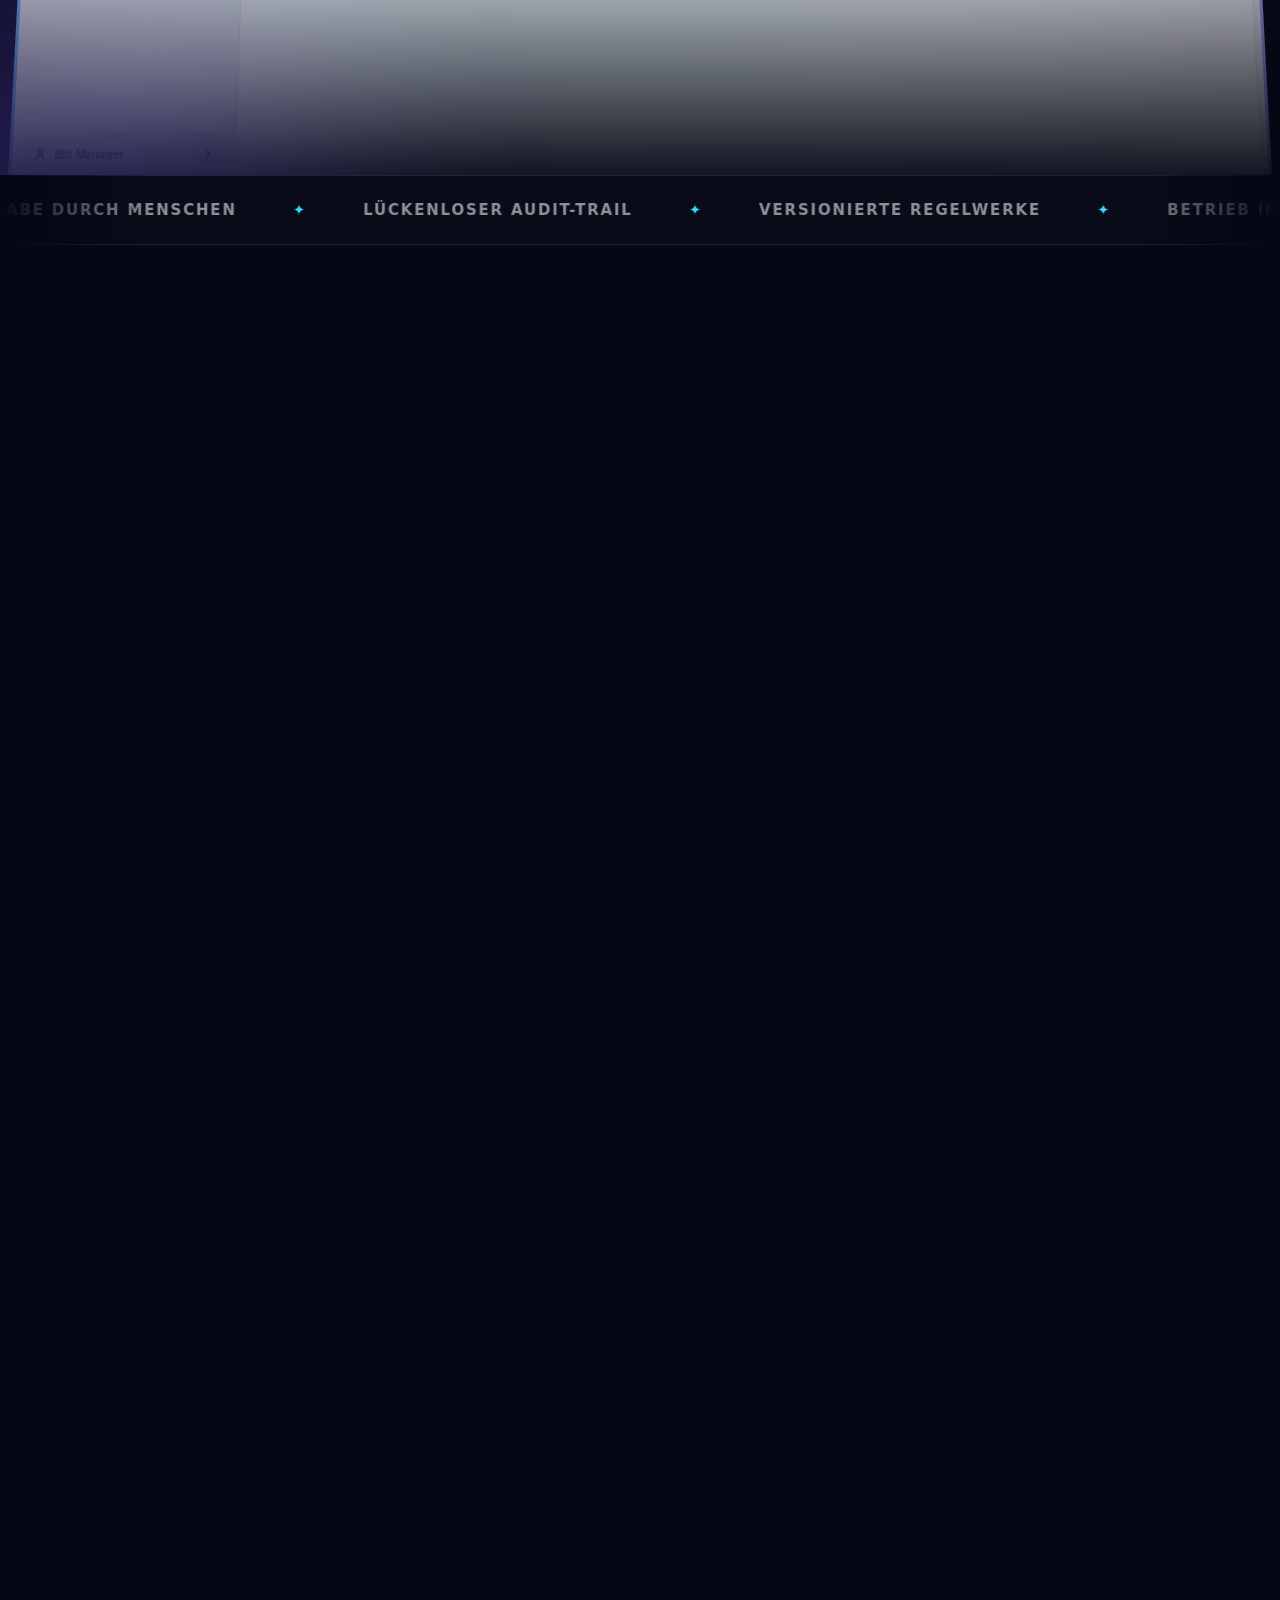
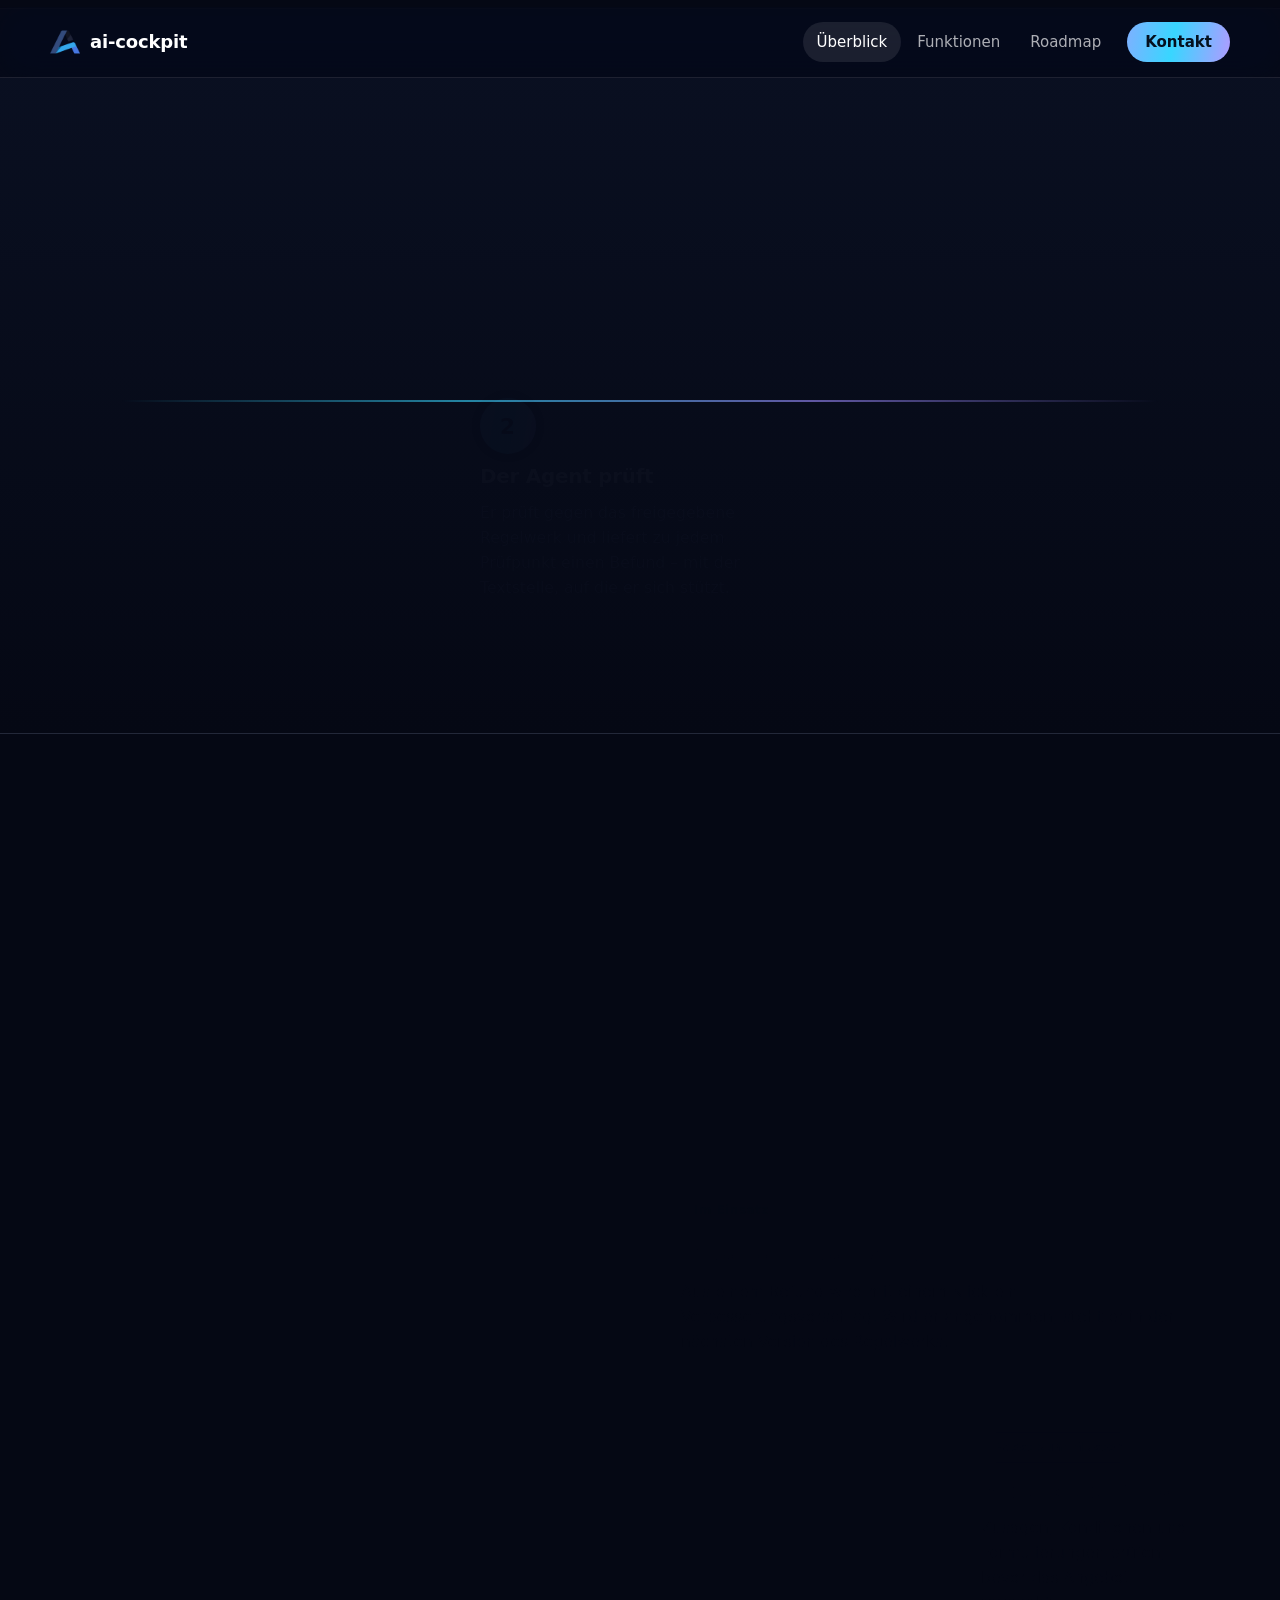
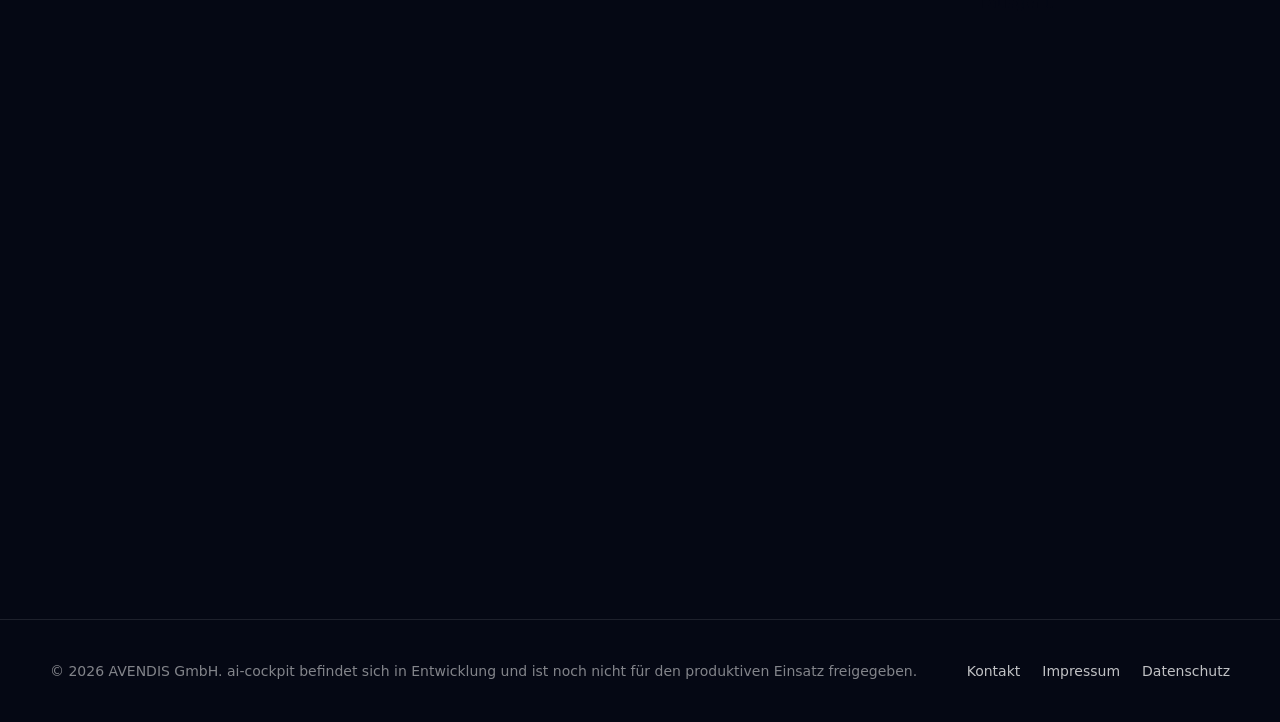
<file: platform.html>
<!doctype html>
<html lang="de">
  <head>
    <meta charset="utf-8" />
    <title>ai-cockpit</title>
    <meta http-equiv="refresh" content="0; url=index.html#so-funktioniert-es" />
    <link rel="canonical" href="index.html#so-funktioniert-es" />
  </head>
  <body>
    <p>Diese Seite ist umgezogen: <a href="index.html#so-funktioniert-es">weiter zu ai-cockpit</a>.</p>
  </body>
</html>
</file>
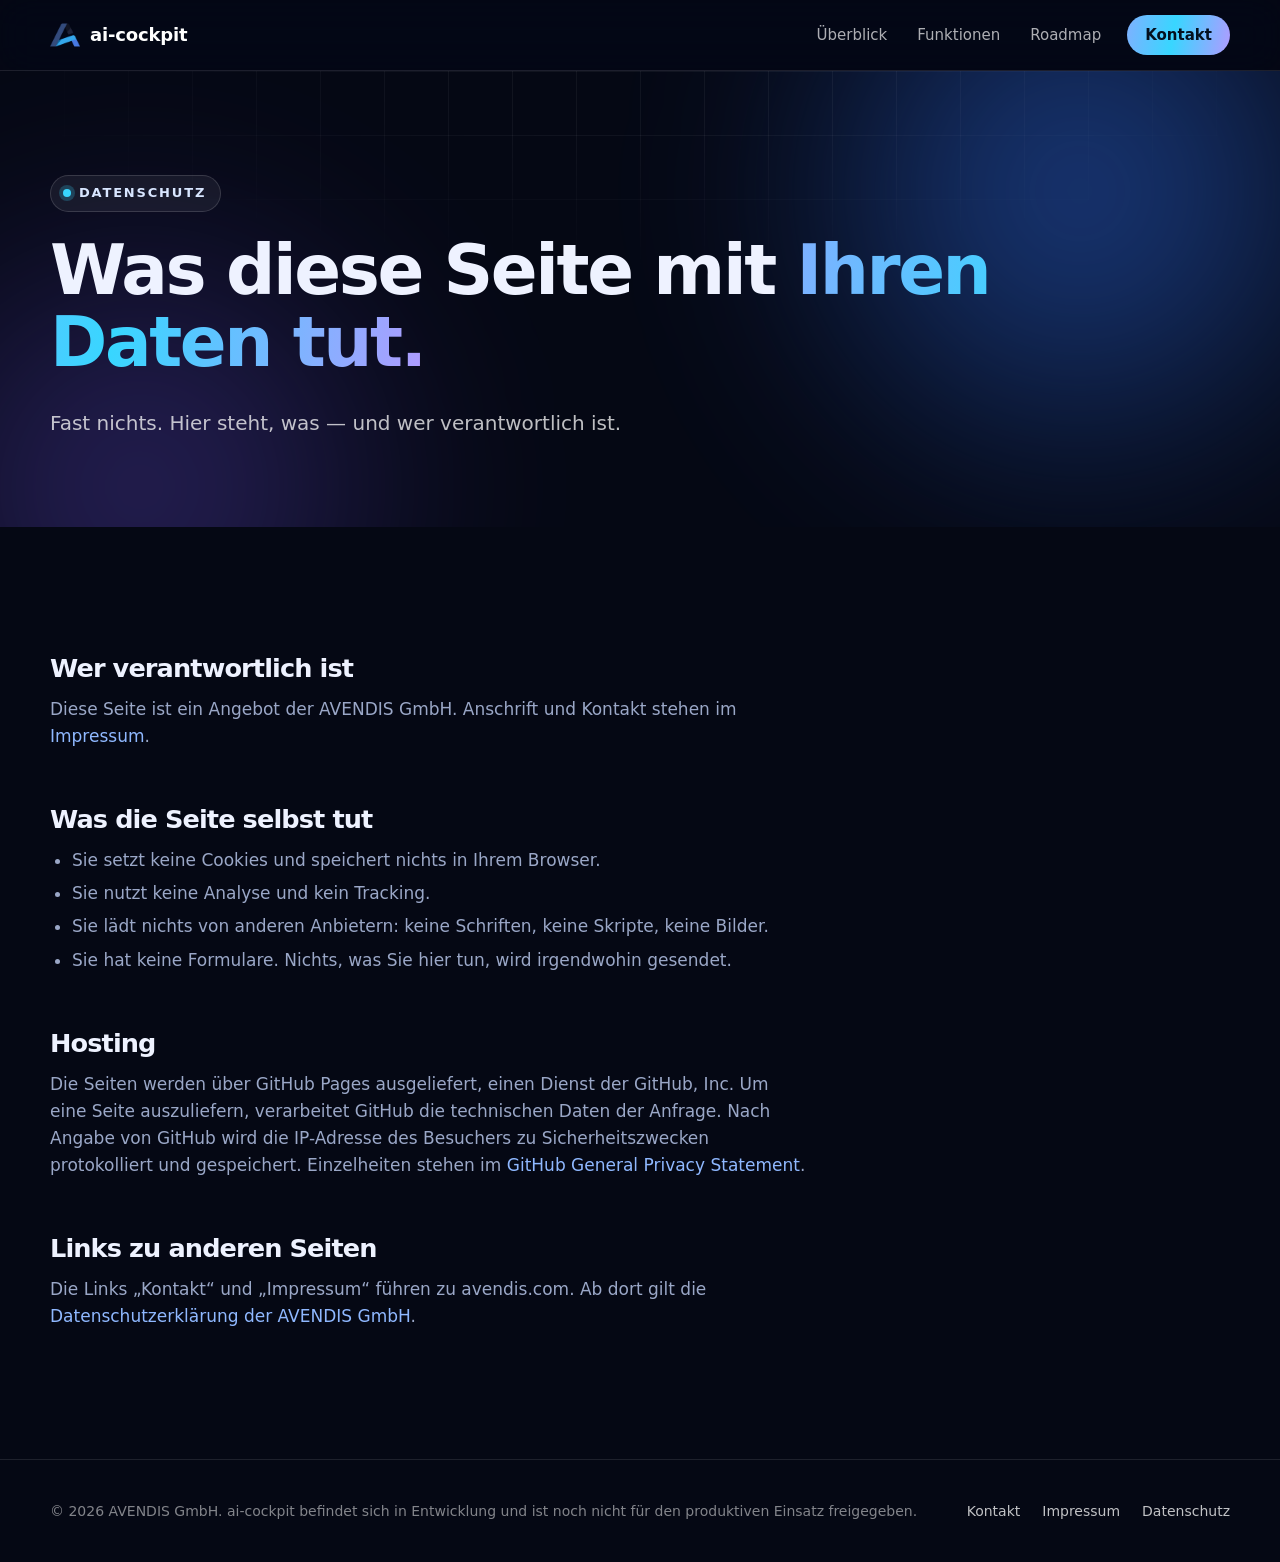
<file: privacy.html>
<!doctype html>
<html lang="de">
  <head>
    <meta charset="utf-8" />
    <meta name="viewport" content="width=device-width, initial-scale=1" />
    <title>Datenschutz – ai-cockpit</title>
    <meta name="description" content="Was diese Seite mit Ihren Daten tut — fast nichts." />
    <meta property="og:title" content="Datenschutz — ai-cockpit" />
    <meta property="og:description" content="Was diese Seite mit Ihren Daten tut — fast nichts." />
    <meta property="og:type" content="website" />
    <meta property="og:image" content="assets/img/board.png" />
    <meta name="theme-color" content="#0d1529" />
    <link rel="icon" href="assets/logo.png" />
    <link rel="stylesheet" href="assets/styles.css" />
  </head>
  <body>
    <a class="skip" href="#main">Zum Inhalt</a>
    <header class="site-header">
      <div class="wrap">
        <a class="brand" href="index.html"><img src="assets/logo.png" width="30" height="30" alt="" />ai-cockpit</a>
        <button class="nav-toggle" type="button" aria-expanded="false" aria-controls="nav">Menü</button>
        <nav class="nav" id="nav" aria-label="Hauptnavigation">
          <a href="index.html">Überblick</a>
          <a href="features.html">Funktionen</a>
          <a href="roadmap.html">Roadmap</a>
          <a class="nav-cta" href="https://avendis.com/kontakt/" rel="noopener">Kontakt</a>
        </nav>
      </div>
    </header>
    <main id="main">
      <section class="hero compact">
        <div class="grid-lines" aria-hidden="true"></div>
        <div class="wrap">
          <p class="eyebrow">Datenschutz</p>
          <h1>Was diese Seite mit <span class="grad">Ihren Daten tut.</span></h1>
          <p class="lead">Fast nichts. Hier steht, was — und wer verantwortlich ist.</p>
        </div>
      </section>
      <section class="section">
        <div class="wrap">
          <div class="prose">
            <h2>Wer verantwortlich ist</h2>
            <p>
              Diese Seite ist ein Angebot der AVENDIS GmbH. Anschrift und Kontakt stehen im
              <a href="https://avendis.com/impressum/" rel="noopener">Impressum</a>.
            </p>
            <h2>Was die Seite selbst tut</h2>
            <ul>
              <li>Sie setzt keine Cookies und speichert nichts in Ihrem Browser.</li>
              <li>Sie nutzt keine Analyse und kein Tracking.</li>
              <li>Sie lädt nichts von anderen Anbietern: keine Schriften, keine Skripte, keine Bilder.</li>
              <li>Sie hat keine Formulare. Nichts, was Sie hier tun, wird irgendwohin gesendet.</li>
            </ul>
            <h2>Hosting</h2>
            <p>
              Die Seiten werden über GitHub Pages ausgeliefert, einen Dienst der GitHub, Inc. Um eine
              Seite auszuliefern, verarbeitet GitHub die technischen Daten der Anfrage. Nach Angabe von
              GitHub wird die IP-Adresse des Besuchers zu Sicherheitszwecken protokolliert und gespeichert.
              Einzelheiten stehen im
              <a href="https://docs.github.com/en/site-policy/privacy-policies/github-general-privacy-statement" rel="noopener">GitHub General Privacy Statement</a>.
            </p>
            <h2>Links zu anderen Seiten</h2>
            <p>
              Die Links „Kontakt“ und „Impressum“ führen zu avendis.com. Ab dort gilt die
              <a href="https://avendis.com/datenschutz/" rel="noopener">Datenschutzerklärung der AVENDIS GmbH</a>.
            </p>
          </div>
        </div>
      </section>
    </main>
    <footer class="site-footer">
      <div class="wrap">
        <span>© 2026 AVENDIS GmbH. ai-cockpit befindet sich in Entwicklung und ist noch nicht für den produktiven Einsatz freigegeben.</span>
        <nav aria-label="Fußzeile">
          <a href="https://avendis.com/kontakt/" rel="noopener">Kontakt</a>
          <a href="https://avendis.com/impressum/" rel="noopener">Impressum</a>
          <a href="privacy.html">Datenschutz</a>
        </nav>
      </div>
    </footer>
    <script src="assets/site.js" defer></script>
  </body>
</html>
</file>
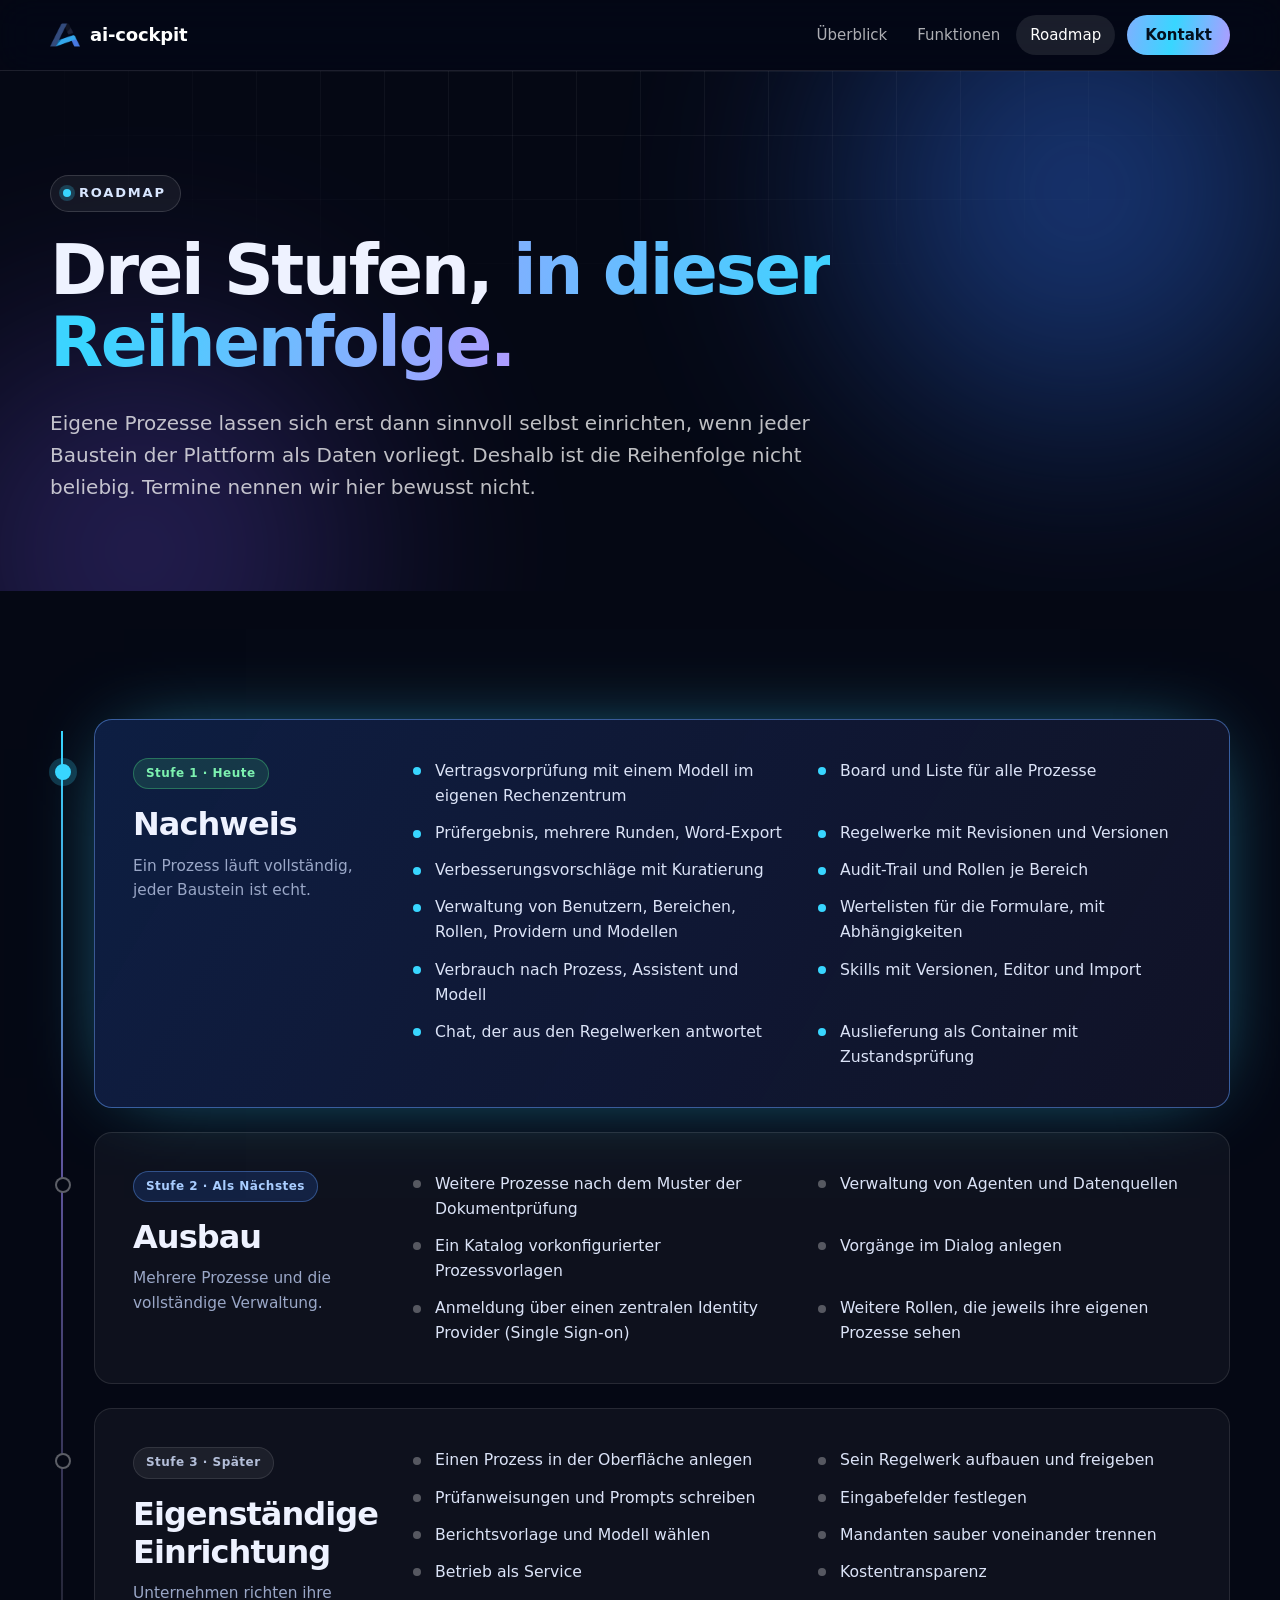
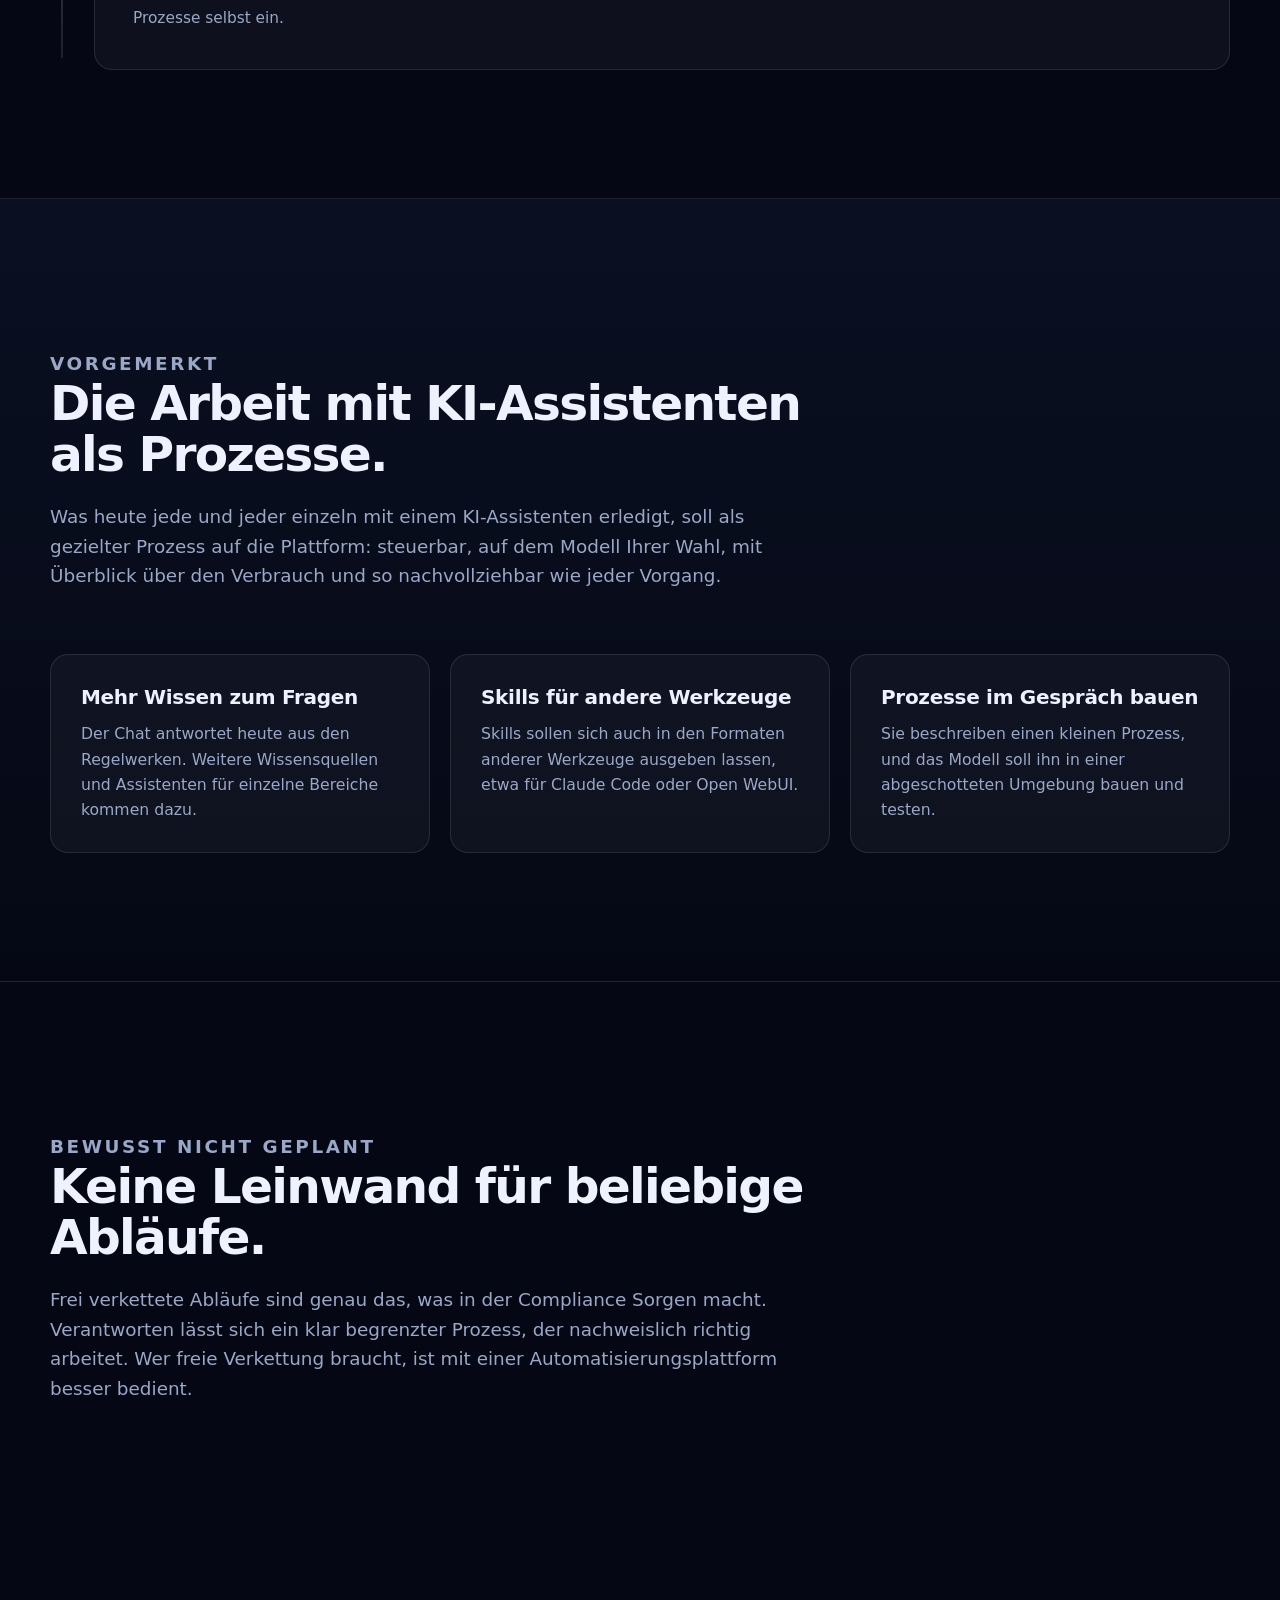
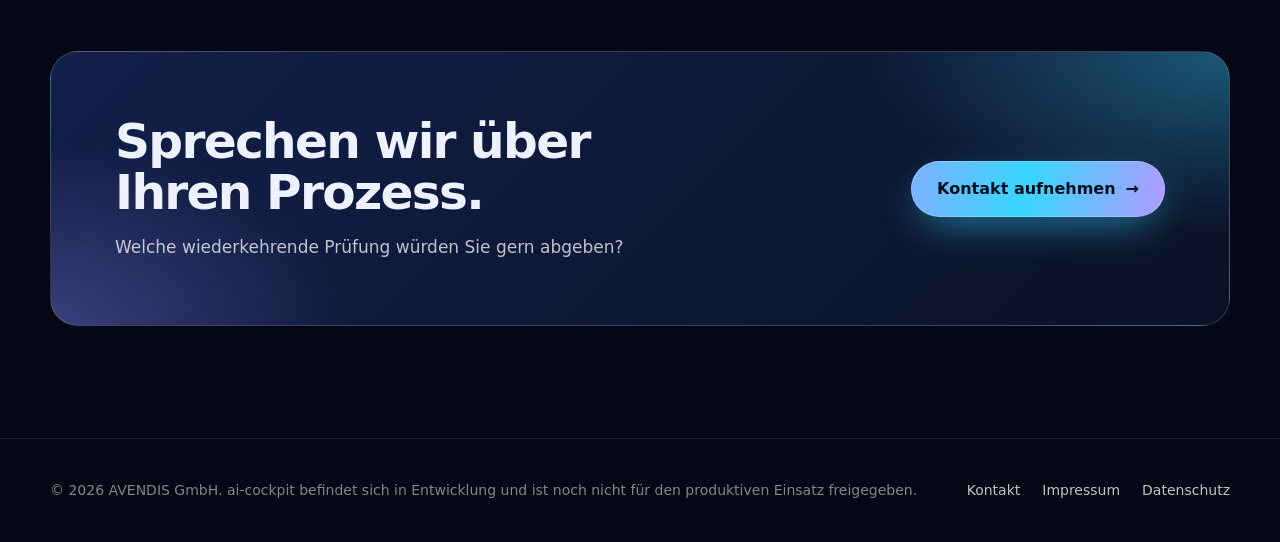
<file: roadmap.html>
<!doctype html>
<html lang="de">
  <head>
    <meta charset="utf-8" />
    <meta name="viewport" content="width=device-width, initial-scale=1" />
    <title>Roadmap – ai-cockpit</title>
    <meta name="description" content="Drei Stufen: Nachweis, Ausbau, eigenständige Einrichtung – in dieser Reihenfolge." />
    <meta property="og:title" content="Roadmap – ai-cockpit" />
    <meta property="og:description" content="Drei Stufen: Nachweis, Ausbau, eigenständige Einrichtung – in dieser Reihenfolge." />
    <meta property="og:type" content="website" />
    <meta property="og:image" content="assets/img/board.png" />
    <meta name="theme-color" content="#0d1529" />
    <link rel="icon" href="assets/logo.png" />
    <link rel="stylesheet" href="assets/styles.css" />
  </head>
  <body>
    <a class="skip" href="#main">Zum Inhalt</a>
    <header class="site-header">
      <div class="wrap">
        <a class="brand" href="index.html"><img src="assets/logo.png" width="30" height="30" alt="" />ai-cockpit</a>
        <button class="nav-toggle" type="button" aria-expanded="false" aria-controls="nav">Menü</button>
        <nav class="nav" id="nav" aria-label="Hauptnavigation">
          <a href="index.html">Überblick</a>
          <a href="features.html">Funktionen</a>
          <a href="roadmap.html" aria-current="page">Roadmap</a>
          <a class="nav-cta" href="https://avendis.com/kontakt/" rel="noopener">Kontakt</a>
        </nav>
      </div>
    </header>
    <main id="main">
      <section class="hero compact">
        <div class="grid-lines" aria-hidden="true"></div>
        <div class="wrap">
          <p class="eyebrow">Roadmap</p>
          <h1>Drei Stufen, <span class="grad">in dieser Reihenfolge.</span></h1>
          <p class="lead">Eigene Prozesse lassen sich erst dann sinnvoll selbst einrichten, wenn jeder Baustein der Plattform als Daten vorliegt. Deshalb ist die Reihenfolge nicht beliebig. Termine nennen wir hier bewusst nicht.</p>
        </div>
      </section>

      <section class="section">
        <div class="wrap">
          <div class="timeline">
            <article class="stage now">
              <div>
                <span class="tag live">Stufe 1 · Heute</span>
                <h3>Nachweis</h3>
                <p class="when">Ein Prozess läuft vollständig, jeder Baustein ist echt.</p>
              </div>
              <ul>
                <li>Vertragsvorprüfung mit einem Modell im eigenen Rechenzentrum</li>
                <li>Board und Liste für alle Prozesse</li>
                <li>Prüfergebnis, mehrere Runden, Word-Export</li>
                <li>Regelwerke mit Revisionen und Versionen</li>
                <li>Verbesserungsvorschläge mit Kuratierung</li>
                <li>Audit-Trail und Rollen je Bereich</li>
                <li>Verwaltung von Benutzern, Bereichen, Rollen, Providern und Modellen</li>
                <li>Wertelisten für die Formulare, mit Abhängigkeiten</li>
                <li>Verbrauch nach Prozess, Assistent und Modell</li>
                <li>Skills mit Versionen, Editor und Import</li>
                <li>Chat, der aus den Regelwerken antwortet</li>
                <li>Auslieferung als Container mit Zustandsprüfung</li>
              </ul>
            </article>
            <article class="stage next">
              <div>
                <span class="tag fits">Stufe 2 · Als Nächstes</span>
                <h3>Ausbau</h3>
                <p class="when">Mehrere Prozesse und die vollständige Verwaltung.</p>
              </div>
              <ul>
                <li>Weitere Prozesse nach dem Muster der Dokumentprüfung</li>
                <li>Verwaltung von Agenten und Datenquellen</li>
                <li>Ein Katalog vorkonfigurierter Prozessvorlagen</li>
                <li>Vorgänge im Dialog anlegen</li>
                <li>Anmeldung über einen zentralen Identity Provider (Single Sign-on)</li>
                <li>Weitere Rollen, die jeweils ihre eigenen Prozesse sehen</li>
              </ul>
            </article>
            <article class="stage later">
              <div>
                <span class="tag later">Stufe 3 · Später</span>
                <h3>Eigenständige Einrichtung</h3>
                <p class="when">Unternehmen richten ihre Prozesse selbst ein.</p>
              </div>
              <ul>
                <li>Einen Prozess in der Oberfläche anlegen</li>
                <li>Sein Regelwerk aufbauen und freigeben</li>
                <li>Prüfanweisungen und Prompts schreiben</li>
                <li>Eingabefelder festlegen</li>
                <li>Berichtsvorlage und Modell wählen</li>
                <li>Mandanten sauber voneinander trennen</li>
                <li>Betrieb als Service</li>
                <li>Kostentransparenz</li>
              </ul>
            </article>
          </div>
        </div>
      </section>

      <section class="section white">
        <div class="wrap">
          <div class="section-head">
            <p class="eyebrow">Vorgemerkt</p>
            <h2>Die Arbeit mit KI-Assistenten als Prozesse.</h2>
            <p>Was heute jede und jeder einzeln mit einem KI-Assistenten erledigt, soll als gezielter Prozess auf die Plattform: steuerbar, auf dem Modell Ihrer Wahl, mit Überblick über den Verbrauch und so nachvollziehbar wie jeder Vorgang.</p>
          </div>
          <div class="grid three">
            <article class="card"><h3>Mehr Wissen zum Fragen</h3><p>Der Chat antwortet heute aus den Regelwerken. Weitere Wissensquellen und Assistenten für einzelne Bereiche kommen dazu.</p></article>
            <article class="card"><h3>Skills für andere Werkzeuge</h3><p>Skills sollen sich auch in den Formaten anderer Werkzeuge ausgeben lassen, etwa für Claude Code oder Open WebUI.</p></article>
            <article class="card"><h3>Prozesse im Gespräch bauen</h3><p>Sie beschreiben einen kleinen Prozess, und das Modell soll ihn in einer abgeschotteten Umgebung bauen und testen.</p></article>
          </div>
        </div>
      </section>

      <section class="section">
        <div class="wrap">
          <div class="section-head">
            <p class="eyebrow">Bewusst nicht geplant</p>
            <h2>Keine Leinwand für beliebige Abläufe.</h2>
            <p>Frei verkettete Abläufe sind genau das, was in der Compliance Sorgen macht. Verantworten lässt sich ein klar begrenzter Prozess, der nachweislich richtig arbeitet. Wer freie Verkettung braucht, ist mit einer Automatisierungsplattform besser bedient.</p>
          </div>
        </div>
      </section>

      <section class="band">
        <div class="wrap">
          <div>
            <h2>Sprechen wir über Ihren Prozess.</h2>
            <p>Welche wiederkehrende Prüfung würden Sie gern abgeben?</p>
          </div>
          <a class="button primary" href="https://avendis.com/kontakt/">Kontakt aufnehmen</a>
        </div>
      </section>
    </main>
    <footer class="site-footer">
      <div class="wrap">
        <span>© 2026 AVENDIS GmbH. ai-cockpit befindet sich in Entwicklung und ist noch nicht für den produktiven Einsatz freigegeben.</span>
        <nav aria-label="Fußzeile">
          <a href="https://avendis.com/kontakt/" rel="noopener">Kontakt</a>
          <a href="https://avendis.com/impressum/" rel="noopener">Impressum</a>
          <a href="privacy.html">Datenschutz</a>
        </nav>
      </div>
    </footer>
    <script src="assets/site.js" defer></script>
  </body>
</html>
</file>
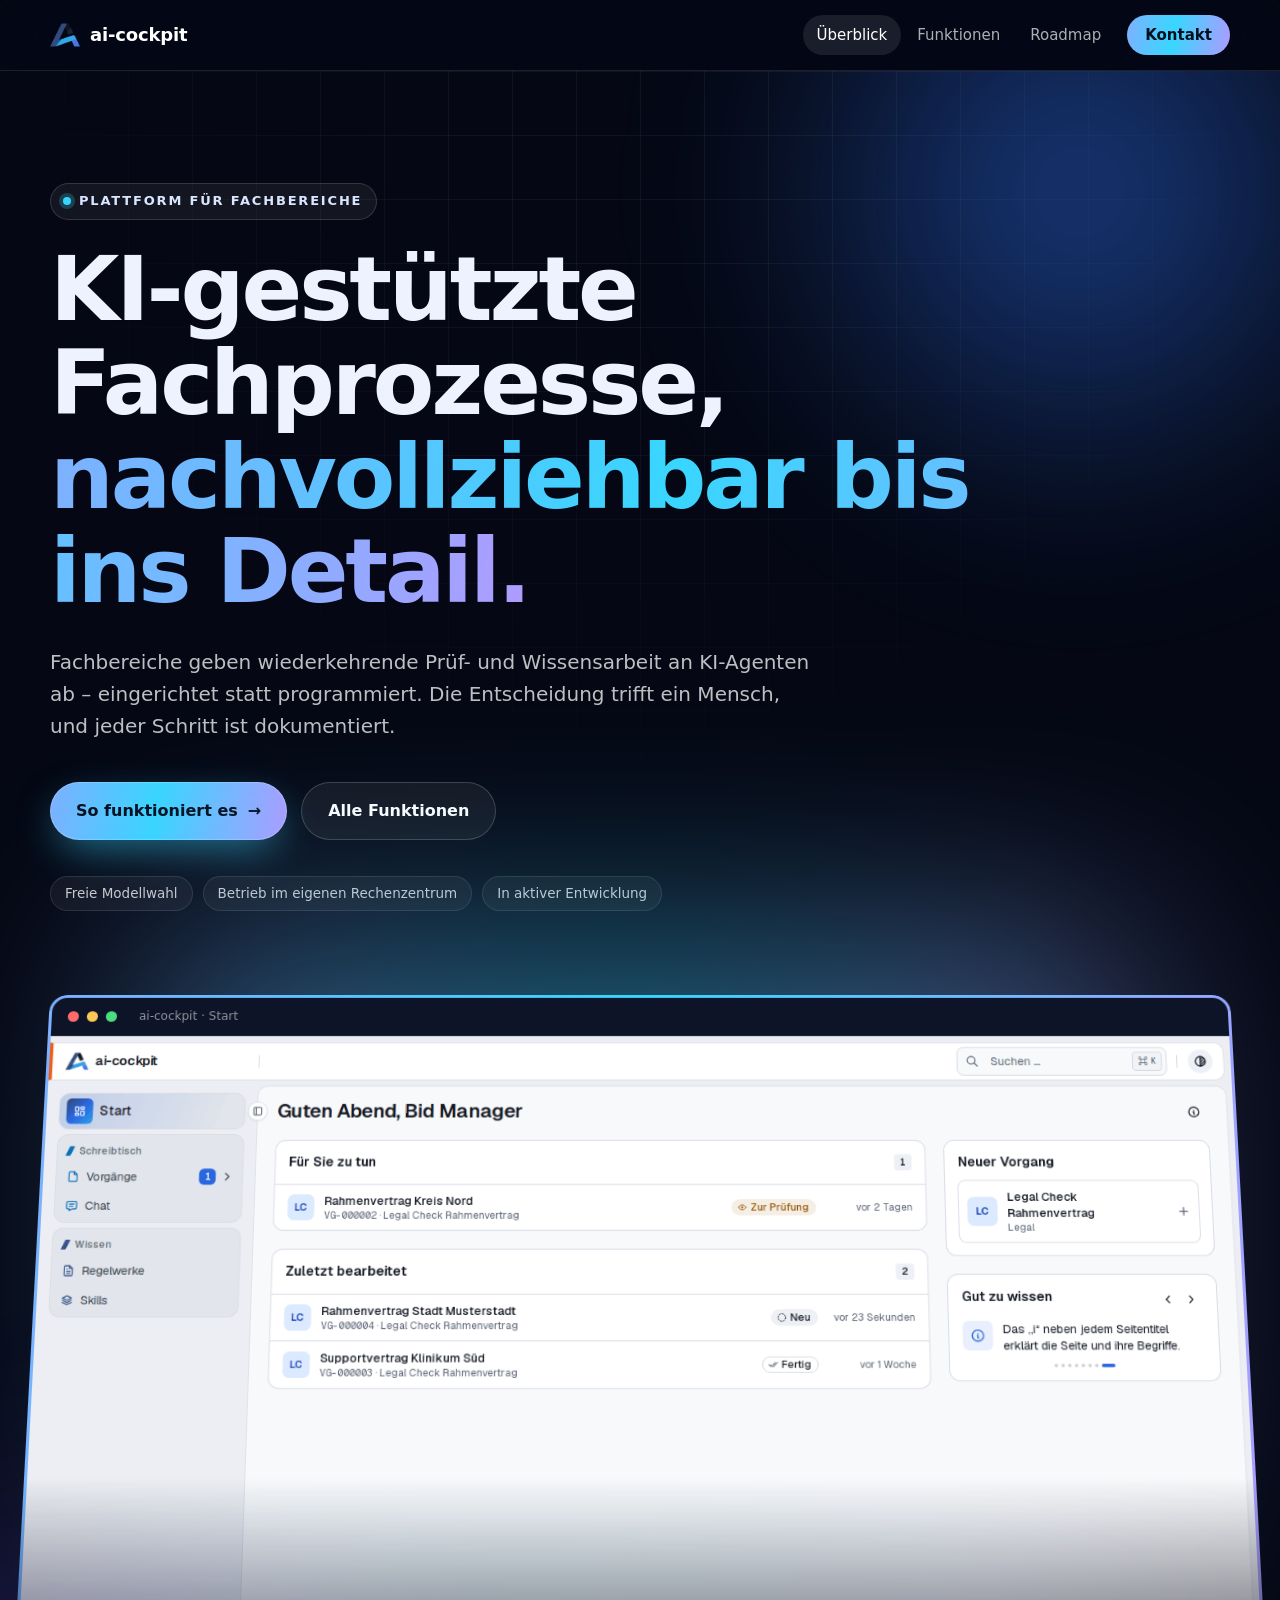
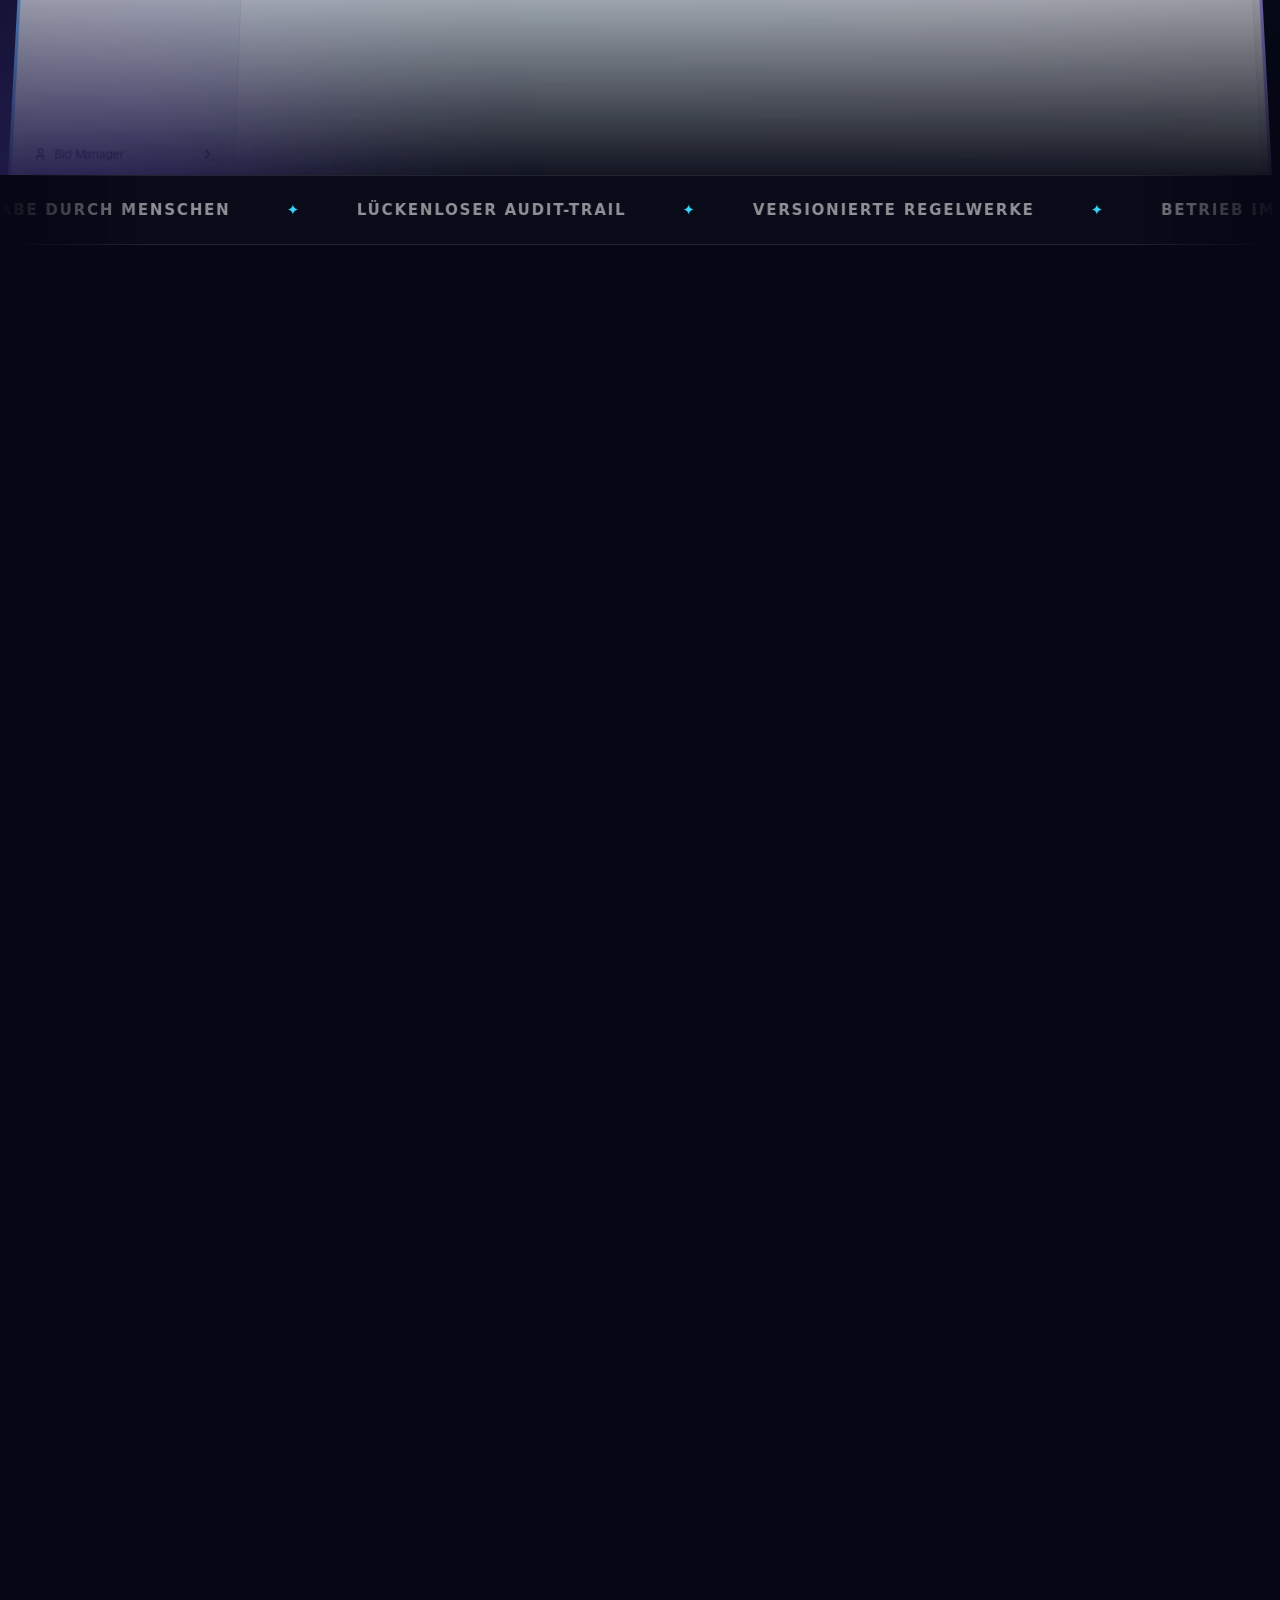
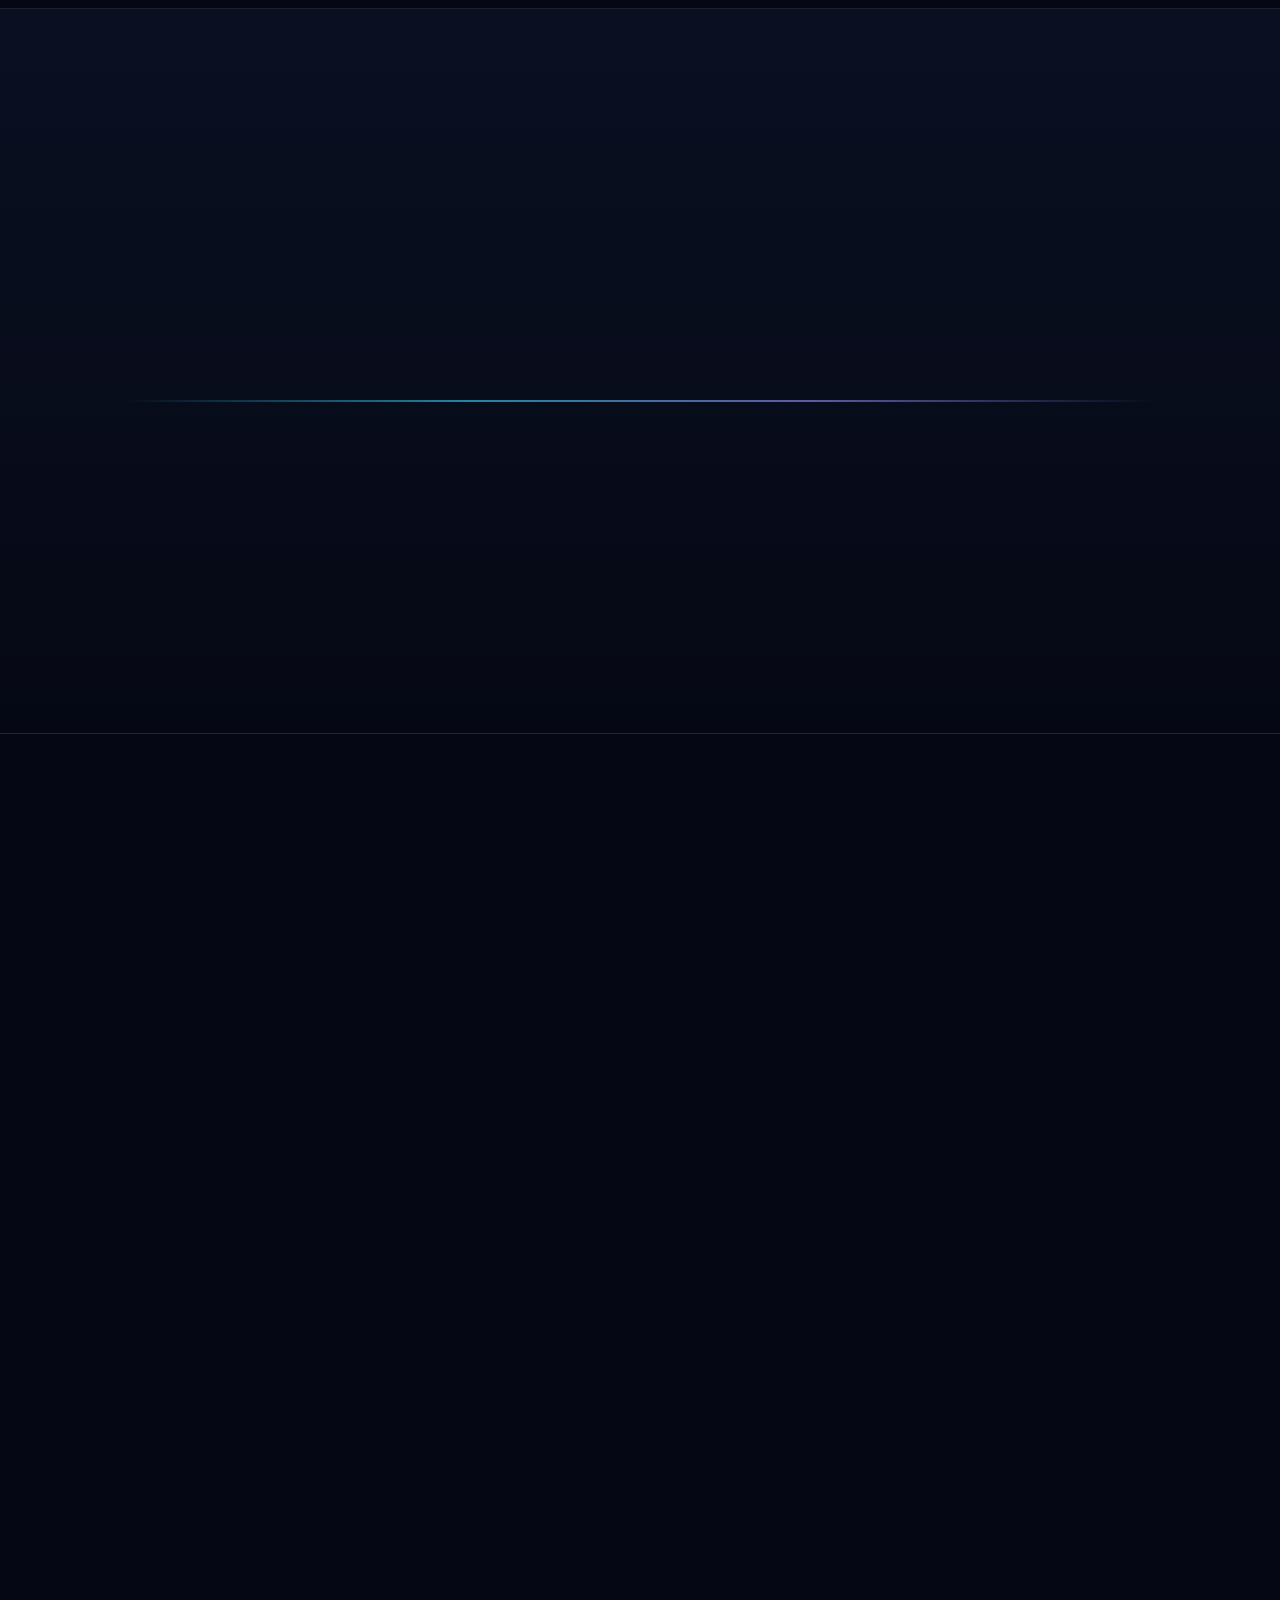
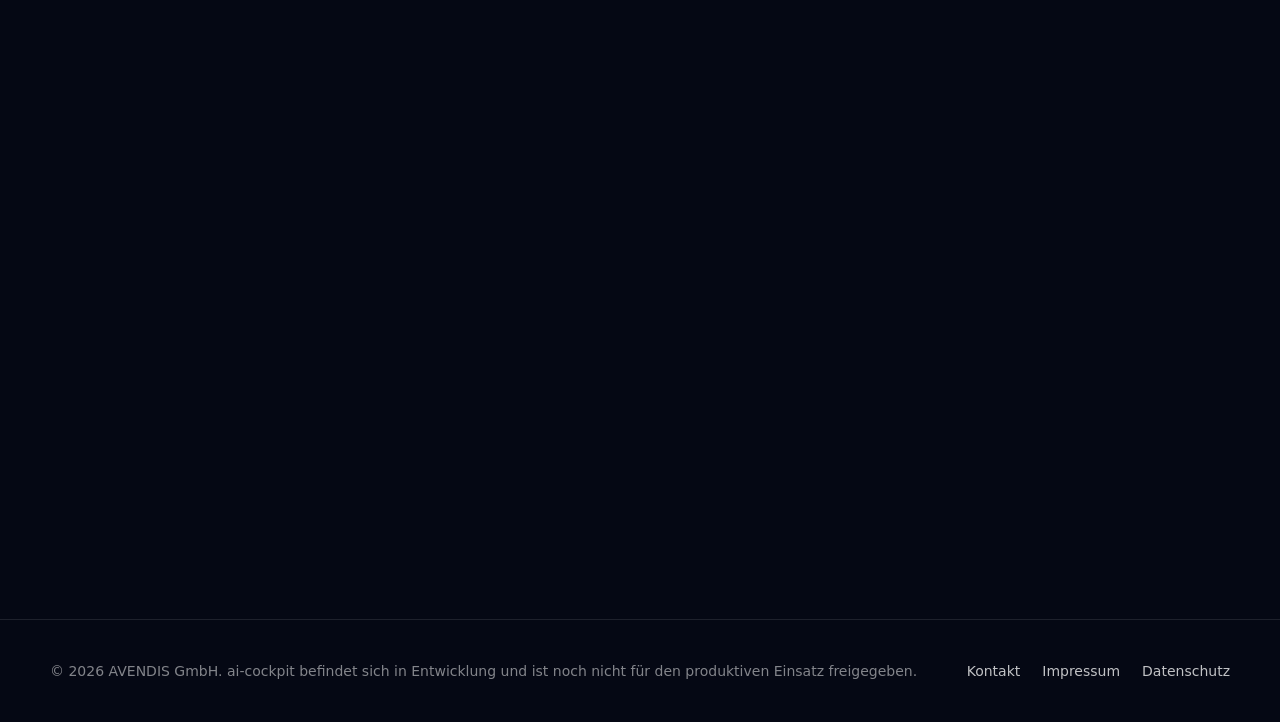
<file: use-cases.html>
<!doctype html>
<html lang="de">
  <head>
    <meta charset="utf-8" />
    <title>ai-cockpit</title>
    <meta http-equiv="refresh" content="0; url=index.html" />
    <link rel="canonical" href="index.html" />
  </head>
  <body>
    <p>Diese Seite ist umgezogen: <a href="index.html">weiter zu ai-cockpit</a>.</p>
  </body>
</html>
</file>
<file: assets/styles.css>
/* ai-cockpit product site. One stylesheet, no build step. Dark throughout; the screenshots are
   the light islands. */
:root {
  --bg: #050814;
  --bg-raised: #0a1022;
  --panel: rgb(255 255 255 / 4%);
  --panel-strong: rgb(255 255 255 / 7%);
  --line: rgb(255 255 255 / 10%);
  --text: #eef2ff;
  --muted: #9aa7c7;
  --primary: #2f6feb;
  --primary-strong: #4d88ff;
  --cyan: #38d6ff;
  --violet: #9d8bff;
  --grad: linear-gradient(100deg, #7fb0ff 0%, #38d6ff 45%, #b09bff 100%);
  --radius: 18px;
  --wrap: 1180px;
  --font: Inter, ui-sans-serif, system-ui, -apple-system, 'Segoe UI', Roboto, 'Helvetica Neue', Arial,
    sans-serif;
}

*,
*::before,
*::after {
  box-sizing: border-box;
}

html {
  scroll-behavior: smooth;
  -webkit-text-size-adjust: 100%;
  background: var(--bg);
}

body {
  margin: 0;
  overflow-x: hidden;
  font-family: var(--font);
  font-size: 17px;
  line-height: 1.6;
  color: var(--text);
  background: var(--bg);
  -webkit-font-smoothing: antialiased;
}

img {
  display: block;
  max-width: 100%;
  height: auto;
}

a {
  color: #8fb8ff;
  text-decoration: none;
}

a:hover {
  text-decoration: underline;
}

:focus-visible {
  outline: 3px solid var(--cyan);
  outline-offset: 3px;
  border-radius: 8px;
}

::selection {
  color: #04101f;
  background: var(--cyan);
}

.wrap {
  width: min(100% - 48px, var(--wrap));
  margin-inline: auto;
}

.skip {
  position: absolute;
  left: -999px;
}

.skip:focus {
  left: 16px;
  top: 16px;
  z-index: 100;
  padding: 10px 14px;
  color: #04101f;
  background: #fff;
  border-radius: 8px;
}

.grad {
  color: transparent;
  background: var(--grad);
  -webkit-background-clip: text;
  background-clip: text;
}

/* Header */
.site-header {
  position: sticky;
  top: 0;
  z-index: 50;
  background: rgb(5 8 20 / 72%);
  backdrop-filter: saturate(180%) blur(18px);
  border-bottom: 1px solid var(--line);
}

.site-header .wrap {
  display: flex;
  align-items: center;
  gap: 32px;
  height: 70px;
}

.brand {
  display: flex;
  align-items: center;
  gap: 10px;
  font-size: 18px;
  font-weight: 700;
  letter-spacing: -0.01em;
  color: #fff;
}

.brand:hover {
  text-decoration: none;
}

.brand img {
  width: 30px;
  height: 30px;
}

.nav {
  display: flex;
  align-items: center;
  gap: 2px;
  margin-left: auto;
}

.nav a {
  padding: 8px 14px;
  font-size: 15px;
  font-weight: 500;
  color: rgb(255 255 255 / 68%);
  border-radius: 999px;
}

.nav a:hover,
.nav a[aria-current='page'] {
  color: #fff;
  text-decoration: none;
  background: rgb(255 255 255 / 9%);
}

.nav a.nav-cta {
  margin-left: 10px;
  padding-inline: 18px;
  color: #04101f;
  font-weight: 650;
  background: var(--grad);
}

.nav a.nav-cta:hover {
  filter: brightness(1.08);
}

.nav-toggle {
  display: none;
  margin-left: auto;
  padding: 8px 14px;
  font: inherit;
  font-size: 15px;
  color: #fff;
  background: rgb(255 255 255 / 9%);
  border: 0;
  border-radius: 999px;
}

/* Hero */
.hero {
  position: relative;
  overflow: hidden;
  isolation: isolate;
}

.hero::before,
.hero::after {
  content: '';
  position: absolute;
  z-index: -1;
  border-radius: 50%;
  filter: blur(90px);
  opacity: 0.75;
  animation: drift 18s ease-in-out infinite alternate;
}

.hero::before {
  top: -260px;
  right: -180px;
  width: 760px;
  height: 760px;
  background: radial-gradient(circle, rgb(47 111 235 / 75%), transparent 65%);
}

.hero::after {
  bottom: -320px;
  left: -220px;
  width: 720px;
  height: 720px;
  background: radial-gradient(circle, rgb(124 92 255 / 45%), transparent 65%);
  animation-duration: 24s;
  animation-direction: alternate-reverse;
}

@keyframes drift {
  from {
    transform: translate3d(0, 0, 0) scale(1);
  }

  to {
    transform: translate3d(-70px, 50px, 0) scale(1.12);
  }
}

.hero .grid-lines {
  position: absolute;
  inset: 0;
  z-index: -1;
  background-image:
    linear-gradient(rgb(255 255 255 / 5%) 1px, transparent 1px),
    linear-gradient(90deg, rgb(255 255 255 / 5%) 1px, transparent 1px);
  background-size: 64px 64px;
  mask-image: radial-gradient(ellipse 70% 60% at 50% 0%, #000 20%, transparent 75%);
}

.hero .wrap {
  padding-block: 112px 0;
}

.hero.compact .wrap {
  padding-block: 104px 88px;
}

.eyebrow {
  display: inline-flex;
  align-items: center;
  gap: 8px;
  margin: 0 0 22px;
  font-size: 13px;
  font-weight: 650;
  letter-spacing: 0.14em;
  text-transform: uppercase;
  color: var(--cyan);
}

.hero .eyebrow {
  padding: 7px 14px 7px 12px;
  color: #d8e6ff;
  background: rgb(255 255 255 / 6%);
  border: 1px solid rgb(255 255 255 / 14%);
  border-radius: 999px;
}

.hero .eyebrow::before {
  content: '';
  width: 8px;
  height: 8px;
  background: var(--cyan);
  border-radius: 50%;
  box-shadow: 0 0 0 4px rgb(56 214 255 / 22%);
}

h1,
h2,
h3 {
  margin: 0;
  line-height: 1.05;
  letter-spacing: -0.035em;
}

h1 {
  max-width: 15ch;
  font-size: clamp(2.9rem, 7vw, 5.6rem);
  font-weight: 800;
}

.hero.compact h1 {
  max-width: 20ch;
  font-size: clamp(2.5rem, 5.4vw, 4.4rem);
}

h2 {
  font-size: clamp(2rem, 3.8vw, 3.2rem);
  font-weight: 780;
}

h3 {
  font-size: 1.25rem;
  font-weight: 650;
  line-height: 1.2;
  letter-spacing: -0.015em;
}

.lead {
  max-width: 60ch;
  margin: 28px 0 0;
  font-size: 1.25rem;
  color: rgb(255 255 255 / 74%);
}

.actions {
  display: flex;
  flex-wrap: wrap;
  gap: 14px;
  margin-top: 40px;
}

.button {
  display: inline-flex;
  align-items: center;
  gap: 10px;
  padding: 15px 26px;
  font-size: 16px;
  font-weight: 650;
  border-radius: 999px;
  transition:
    transform 0.2s ease,
    box-shadow 0.2s ease,
    background 0.2s ease;
}

.button:hover {
  text-decoration: none;
  transform: translateY(-2px);
}

.button.primary {
  color: #04101f;
  background: var(--grad);
  box-shadow:
    0 0 0 1px rgb(255 255 255 / 20%) inset,
    0 14px 40px -10px rgb(56 214 255 / 60%);
}

.button.primary::after {
  content: '→';
  transition: transform 0.2s ease;
}

.button.primary:hover::after {
  transform: translateX(4px);
}

.button.ghost {
  color: #fff;
  background: rgb(255 255 255 / 6%);
  border: 1px solid rgb(255 255 255 / 18%);
}

.button.ghost:hover {
  background: rgb(255 255 255 / 11%);
}

.hero-note {
  display: flex;
  flex-wrap: wrap;
  gap: 10px;
  margin: 36px 0 0;
  padding: 0;
  list-style: none;
}

.hero-note li {
  padding: 6px 14px;
  font-size: 13.5px;
  color: rgb(255 255 255 / 78%);
  background: rgb(255 255 255 / 5%);
  border: 1px solid var(--line);
  border-radius: 999px;
}

/* Hero screenshot: tilted, glowing, fading into the page */
.hero-shot {
  position: relative;
  margin-top: 84px;
  perspective: 1800px;
}

.hero-shot::before {
  content: '';
  position: absolute;
  inset: -8% 8% 30%;
  z-index: -1;
  background: var(--grad);
  filter: blur(110px);
  opacity: 0.45;
}

.hero-shot .shot {
  transform: rotateX(9deg);
  transform-origin: 50% 0;
  mask-image: linear-gradient(to bottom, #000 62%, transparent 100%);
}

/* Screenshot frame: a ring in the site's gradient, so light screenshots stand off the dark page */
.shot {
  overflow: hidden;
  padding: 3px;
  background: var(--grad);
  border-radius: var(--radius);
  box-shadow:
    0 0 0 1px rgb(0 0 0 / 40%),
    0 50px 120px -30px rgb(0 0 0 / 90%),
    0 0 90px -20px rgb(47 111 235 / 55%);
}

.shot-bar {
  display: flex;
  align-items: center;
  gap: 8px;
  height: 40px;
  padding-inline: 16px;
  background: #0d1428;
  border-bottom: 1px solid rgb(255 255 255 / 8%);
  border-radius: calc(var(--radius) - 3px) calc(var(--radius) - 3px) 0 0;
}

.shot img {
  display: block;
  border-radius: 0 0 calc(var(--radius) - 3px) calc(var(--radius) - 3px);
}

.shot-bar i {
  width: 11px;
  height: 11px;
  background: rgb(255 255 255 / 18%);
  border-radius: 50%;
}

.shot-bar i:nth-child(1) {
  background: #ff6b6b;
}

.shot-bar i:nth-child(2) {
  background: #ffc857;
}

.shot-bar i:nth-child(3) {
  background: #4ade80;
}

.shot-bar span {
  margin-left: 14px;
  font-size: 12px;
  color: rgb(255 255 255 / 55%);
}

figure {
  margin: 0;
}

figcaption {
  margin-top: 14px;
  font-size: 14px;
  color: var(--muted);
}

/* Marquee of what the platform stands for */
.marquee {
  overflow: hidden;
  padding-block: 22px;
  border-block: 1px solid var(--line);
  background: rgb(255 255 255 / 2%);
  mask-image: linear-gradient(90deg, transparent, #000 12%, #000 88%, transparent);
}

.marquee ul {
  display: flex;
  gap: 56px;
  width: max-content;
  margin: 0;
  padding: 0;
  list-style: none;
  animation: slide 46s linear infinite;
}

.marquee li {
  display: flex;
  align-items: center;
  gap: 56px;
  font-size: 15px;
  font-weight: 600;
  letter-spacing: 0.12em;
  text-transform: uppercase;
  white-space: nowrap;
  color: rgb(255 255 255 / 55%);
}

.marquee li::after {
  content: '✦';
  color: var(--cyan);
}

@keyframes slide {
  to {
    transform: translateX(-50%);
  }
}

/* Sections */
.section {
  position: relative;
  padding-block: 128px;
}

.section.tight {
  padding-block: 80px;
}

.section.white {
  background: linear-gradient(180deg, var(--bg-raised), var(--bg));
  border-block: 1px solid var(--line);
}

.section.spot::before {
  content: '';
  position: absolute;
  top: 0;
  left: 50%;
  z-index: -1;
  width: min(900px, 90%);
  height: 420px;
  background: radial-gradient(ellipse at 50% 0%, rgb(47 111 235 / 28%), transparent 70%);
  transform: translateX(-50%);
  pointer-events: none;
}

.section-head {
  max-width: 780px;
  margin-bottom: 64px;
}

.section-head p {
  margin: 22px 0 0;
  font-size: 1.15rem;
  color: var(--muted);
}

.grid {
  display: grid;
  gap: 20px;
}

.grid.two {
  grid-template-columns: repeat(2, minmax(0, 1fr));
}

.grid.three {
  grid-template-columns: repeat(3, minmax(0, 1fr));
}

.grid.four {
  grid-template-columns: repeat(4, minmax(0, 1fr));
}

.card {
  position: relative;
  padding: 30px;
  background: var(--panel);
  border: 1px solid var(--line);
  border-radius: var(--radius);
  transition:
    transform 0.25s ease,
    border-color 0.25s ease,
    background 0.25s ease;
}

.card:hover {
  background: var(--panel-strong);
  border-color: rgb(56 214 255 / 45%);
  transform: translateY(-4px);
}

.card p {
  margin: 12px 0 0;
  font-size: 0.98rem;
  color: var(--muted);
}

.tag {
  display: inline-block;
  margin-bottom: 16px;
  padding: 5px 12px;
  font-size: 12px;
  font-weight: 650;
  letter-spacing: 0.04em;
  border-radius: 999px;
}

.tag.live {
  color: #7df2b0;
  background: rgb(74 222 128 / 14%);
  border: 1px solid rgb(74 222 128 / 35%);
}

.tag.fits {
  color: #a9cdff;
  background: rgb(47 111 235 / 18%);
  border: 1px solid rgb(100 160 255 / 38%);
}

.tag.later {
  color: #b4bfd9;
  background: rgb(255 255 255 / 6%);
  border: 1px solid var(--line);
}

/* Bento: the four differentiators, each with a small picture of what it means */
.bento {
  display: grid;
  grid-template-columns: repeat(6, minmax(0, 1fr));
  gap: 20px;
}

.bento .card {
  display: flex;
  flex-direction: column;
  min-height: 300px;
  overflow: hidden;
}

.bento .card:nth-child(1),
.bento .card:nth-child(4) {
  grid-column: span 4;
}

.bento .card:nth-child(2),
.bento .card:nth-child(3) {
  grid-column: span 2;
}

.bento .index {
  font-size: 13px;
  font-weight: 700;
  letter-spacing: 0.14em;
  color: var(--cyan);
}

.bento h3 {
  margin-top: 12px;
  font-size: 1.55rem;
  letter-spacing: -0.025em;
}

.bento .visual {
  display: flex;
  flex-wrap: wrap;
  align-items: flex-end;
  gap: 10px;
  margin-top: auto;
  padding-top: 28px;
}

.quote {
  max-width: 420px;
  padding: 14px 18px;
  font-size: 0.95rem;
  color: #dbe6ff;
  background: rgb(47 111 235 / 16%);
  border: 1px solid rgb(100 160 255 / 30%);
  border-radius: 14px 14px 14px 4px;
}

.quote small {
  display: block;
  margin-top: 6px;
  font-size: 12.5px;
  color: var(--muted);
}

.chip {
  padding: 7px 13px;
  font-size: 13px;
  font-weight: 600;
  color: #dbe6ff;
  background: rgb(255 255 255 / 6%);
  border: 1px solid var(--line);
  border-radius: 999px;
}

.chip.on {
  color: #04101f;
  background: var(--grad);
  border-color: transparent;
}

.chip.arrow {
  padding-inline: 4px;
  color: var(--muted);
  background: none;
  border: 0;
}

.kv {
  display: grid;
  gap: 8px;
  width: 100%;
  margin: 0;
}

.kv div {
  display: flex;
  justify-content: space-between;
  gap: 16px;
  padding: 9px 14px;
  font-size: 13.5px;
  background: rgb(255 255 255 / 5%);
  border: 1px solid var(--line);
  border-radius: 10px;
}

.kv dt {
  color: var(--muted);
}

.kv dd {
  margin: 0;
  font-weight: 600;
}

.nodes {
  display: flex;
  flex-wrap: wrap;
  align-items: center;
  gap: 12px;
  width: 100%;
}

.nodes span {
  flex: 1 1 120px;
  padding: 14px;
  font-size: 14px;
  font-weight: 600;
  text-align: center;
  background: rgb(47 111 235 / 14%);
  border: 1px solid rgb(100 160 255 / 32%);
  border-radius: 12px;
}

.nodes span.out {
  color: var(--muted);
  background: none;
  border-style: dashed;
  border-color: rgb(255 255 255 / 22%);
}

/* Split: text beside a screenshot */
.split {
  display: grid;
  grid-template-columns: minmax(0, 5fr) minmax(0, 7fr);
  gap: 72px;
  align-items: center;
}

.split.reverse {
  grid-template-columns: minmax(0, 7fr) minmax(0, 5fr);
}

.split.reverse > :first-child {
  order: 2;
}

.split p {
  color: var(--muted);
}

.split figure .shot {
  transform: rotate(1.2deg);
  transition: transform 0.4s cubic-bezier(0.2, 0.8, 0.2, 1);
}

.split.reverse figure .shot {
  transform: rotate(-1.2deg);
}

.split figure:hover .shot {
  transform: rotate(0) scale(1.02);
}

.checks {
  display: grid;
  gap: 14px;
  margin: 28px 0 0;
  padding: 0;
  list-style: none;
}

.checks li {
  position: relative;
  padding-left: 34px;
  font-size: 1rem;
  color: #dbe3f7;
}

.checks li::before {
  content: '';
  position: absolute;
  left: 0;
  top: 0.18em;
  width: 22px;
  height: 22px;
  background: var(--grad);
  mask: url("data:image/svg+xml,%3Csvg xmlns='http://www.w3.org/2000/svg' viewBox='0 0 22 22'%3E%3Cpath fill='none' stroke='%23000' stroke-width='2.6' stroke-linecap='round' stroke-linejoin='round' d='M4.5 11.6l4 4 9-9.4'/%3E%3C/svg%3E")
    center / contain no-repeat;
}

/* Steps: three in a row on one line */
.steps {
  position: relative;
  counter-reset: step;
}

.steps::before {
  content: '';
  position: absolute;
  top: 46px;
  left: 6%;
  right: 6%;
  height: 2px;
  background: linear-gradient(90deg, transparent, rgb(56 214 255 / 60%), rgb(157 139 255 / 60%), transparent);
}

.steps .card {
  counter-increment: step;
  padding-top: 84px;
  background: none;
  border: 0;
}

.steps .card:hover {
  background: none;
  transform: none;
}

.steps .card::before {
  content: counter(step);
  position: absolute;
  top: 18px;
  left: 30px;
  display: grid;
  place-items: center;
  width: 56px;
  height: 56px;
  font-size: 22px;
  font-weight: 800;
  color: #04101f;
  background: var(--grad);
  border-radius: 50%;
  box-shadow:
    0 0 0 8px var(--bg-raised),
    0 0 40px rgb(56 214 255 / 50%);
}

/* Terms */
.terms {
  display: grid;
  grid-template-columns: repeat(3, minmax(0, 1fr));
  gap: 1px;
  overflow: hidden;
  margin: 0;
  background: var(--line);
  border: 1px solid var(--line);
  border-radius: var(--radius);
}

.terms div {
  padding: 26px;
  background: var(--bg);
  transition: background 0.25s ease;
}

.terms div:hover {
  background: #0d1530;
}

.terms dt {
  font-size: 1.1rem;
  font-weight: 650;
}

.terms dd {
  margin: 8px 0 0;
  font-size: 0.95rem;
  color: var(--muted);
}

/* Architecture */
.diagram {
  display: grid;
  grid-template-columns: repeat(3, minmax(0, 1fr));
  gap: 20px;
}

.diagram .box {
  padding: 26px;
  background: var(--panel);
  border: 1px solid var(--line);
  border-radius: 16px;
}

.diagram .box.core {
  background: linear-gradient(180deg, rgb(47 111 235 / 22%), rgb(47 111 235 / 6%));
  border-color: rgb(100 160 255 / 45%);
  box-shadow: 0 0 60px -20px rgb(47 111 235 / 70%);
}

.diagram .box.outside {
  background: none;
  border-style: dashed;
  border-color: rgb(255 255 255 / 20%);
}

.diagram .box small {
  display: block;
  margin-bottom: 10px;
  font-size: 12px;
  font-weight: 650;
  letter-spacing: 0.12em;
  text-transform: uppercase;
  color: var(--cyan);
}

.diagram .box.outside small {
  color: var(--muted);
}

.diagram .box p {
  margin: 8px 0 0;
  font-size: 0.94rem;
  color: var(--muted);
}

.diagram-note {
  margin-top: 24px;
  font-size: 0.96rem;
  color: var(--muted);
}

/* Not-list */
.nots {
  display: grid;
  gap: 12px;
}

.nots div {
  display: grid;
  grid-template-columns: 320px minmax(0, 1fr);
  gap: 24px;
  align-items: baseline;
  padding: 22px 28px;
  background: var(--panel);
  border: 1px solid var(--line);
  border-radius: 14px;
}

.nots strong {
  font-size: 1.1rem;
  font-weight: 650;
}

.nots strong::before {
  content: '✕';
  margin-right: 12px;
  color: #ff7b8a;
}

.nots span {
  color: var(--muted);
}

/* Roadmap */
.timeline {
  position: relative;
  display: grid;
  gap: 24px;
  padding-left: 44px;
}

.timeline::before {
  content: '';
  position: absolute;
  top: 12px;
  bottom: 12px;
  left: 11px;
  width: 2px;
  background: linear-gradient(180deg, var(--cyan), rgb(157 139 255 / 60%) 45%, rgb(255 255 255 / 10%));
}

.stage {
  position: relative;
  display: grid;
  grid-template-columns: 240px minmax(0, 1fr);
  gap: 40px;
  padding: 38px;
  background: var(--panel);
  border: 1px solid var(--line);
  border-radius: var(--radius);
}

.stage::before {
  content: '';
  position: absolute;
  top: 44px;
  left: -40px;
  width: 16px;
  height: 16px;
  background: var(--bg);
  border: 2px solid rgb(255 255 255 / 35%);
  border-radius: 50%;
}

.stage.now {
  background: linear-gradient(120deg, rgb(47 111 235 / 22%), rgb(157 139 255 / 8%));
  border-color: rgb(100 160 255 / 50%);
  box-shadow: 0 0 80px -30px rgb(56 214 255 / 70%);
}

.stage.now::before {
  background: var(--cyan);
  border-color: var(--cyan);
  box-shadow: 0 0 0 6px rgb(56 214 255 / 22%);
}

.stage h3 {
  font-size: 2rem;
  letter-spacing: -0.03em;
}

.stage .when {
  margin: 10px 0 0;
  font-size: 0.96rem;
  color: var(--muted);
}

.stage ul {
  display: grid;
  grid-template-columns: repeat(2, minmax(0, 1fr));
  gap: 12px 32px;
  align-content: start;
  margin: 0;
  padding: 0;
  list-style: none;
}

.stage li {
  position: relative;
  padding-left: 22px;
  font-size: 0.98rem;
  color: #dbe3f7;
}

.stage li::before {
  content: '';
  position: absolute;
  left: 0;
  top: 0.6em;
  width: 8px;
  height: 8px;
  background: var(--cyan);
  border-radius: 50%;
}

.stage.next li::before,
.stage.later li::before {
  background: rgb(255 255 255 / 30%);
}

/* Closing band: a framed panel, not a full-width bar */
.band {
  padding: 56px 0 112px;
}

.band .wrap {
  position: relative;
  display: flex;
  flex-wrap: wrap;
  align-items: center;
  justify-content: space-between;
  gap: 32px;
  overflow: hidden;
  padding: 64px;
  background:
    radial-gradient(600px 300px at 100% 0%, rgb(56 214 255 / 35%), transparent 60%),
    radial-gradient(500px 300px at 0% 100%, rgb(157 139 255 / 30%), transparent 60%),
    linear-gradient(135deg, #12204a, #0a1126);
  border: 1px solid rgb(255 255 255 / 16%);
  border-radius: 28px;
}

.band h2 {
  max-width: 18ch;
}

.band p {
  max-width: 50ch;
  margin: 16px 0 0;
  color: rgb(255 255 255 / 74%);
}

/* Running text (privacy) */
.prose {
  max-width: 760px;
}

.prose h2 {
  margin-top: 56px;
  font-size: 1.6rem;
}

.prose h2:first-child {
  margin-top: 0;
}

.prose p,
.prose ul {
  margin: 14px 0 0;
  color: var(--muted);
}

.prose ul {
  padding-left: 22px;
}

.prose li + li {
  margin-top: 6px;
}

/* Footer */
.site-footer {
  padding-block: 40px;
  font-size: 14px;
  color: rgb(255 255 255 / 50%);
  border-top: 1px solid var(--line);
}

.site-footer .wrap {
  display: flex;
  flex-wrap: wrap;
  justify-content: space-between;
  gap: 16px 40px;
}

.site-footer a {
  color: rgb(255 255 255 / 75%);
}

.site-footer nav {
  display: flex;
  flex-wrap: wrap;
  gap: 22px;
}

/* Reveal on scroll; only with JavaScript, so the page reads without it */
.js .reveal {
  opacity: 0;
  transform: translateY(26px);
  transition:
    opacity 0.7s ease,
    transform 0.7s cubic-bezier(0.2, 0.8, 0.2, 1);
}

.js .reveal.in {
  opacity: 1;
  transform: none;
}

/* Responsive */
@media (max-width: 960px) {
  .grid.three,
  .grid.four,
  .terms,
  .diagram {
    grid-template-columns: repeat(2, minmax(0, 1fr));
  }

  .bento .card:nth-child(n) {
    grid-column: span 6;
    min-height: 0;
  }

  .split,
  .split.reverse,
  .stage {
    grid-template-columns: minmax(0, 1fr);
    gap: 32px;
  }

  .split.reverse > :first-child {
    order: 0;
  }

  .nots div {
    grid-template-columns: minmax(0, 1fr);
    gap: 6px;
  }

  .steps::before {
    display: none;
  }

  .section {
    padding-block: 88px;
  }

  .band .wrap {
    padding: 44px 32px;
  }
}

@media (max-width: 680px) {
  body {
    font-size: 16px;
  }

  .nav {
    display: none;
    position: absolute;
    inset: 70px 0 auto;
    flex-direction: column;
    align-items: stretch;
    padding: 12px 24px 20px;
    background: #070b1a;
    border-bottom: 1px solid var(--line);
  }

  .nav.open {
    display: flex;
  }

  .nav a.nav-cta {
    margin: 8px 0 0;
    text-align: center;
  }

  .nav-toggle {
    display: block;
  }

  .grid.two,
  .grid.three,
  .grid.four,
  .terms,
  .diagram,
  .stage ul {
    grid-template-columns: minmax(0, 1fr);
  }

  .hero .wrap {
    padding-top: 72px;
  }

  .hero-shot {
    margin-top: 56px;
  }

  .hero-shot .shot,
  .split figure .shot,
  .split.reverse figure .shot {
    transform: none;
  }

  .timeline {
    padding-left: 30px;
  }

  .timeline::before {
    left: 5px;
  }

  .stage {
    padding: 28px 24px;
  }

  .stage::before {
    left: -32px;
  }
}

@media (prefers-reduced-motion: reduce) {
  html {
    scroll-behavior: auto;
  }

  .hero::before,
  .hero::after,
  .marquee ul {
    animation: none;
  }

  .js .reveal {
    opacity: 1;
    transform: none;
    transition: none;
  }

  .button,
  .card,
  .split figure .shot {
    transition: none;
  }
}

/* Two grids in one section stand apart. */
.grid + .grid {
  margin-top: 1rem;
}
</file>
